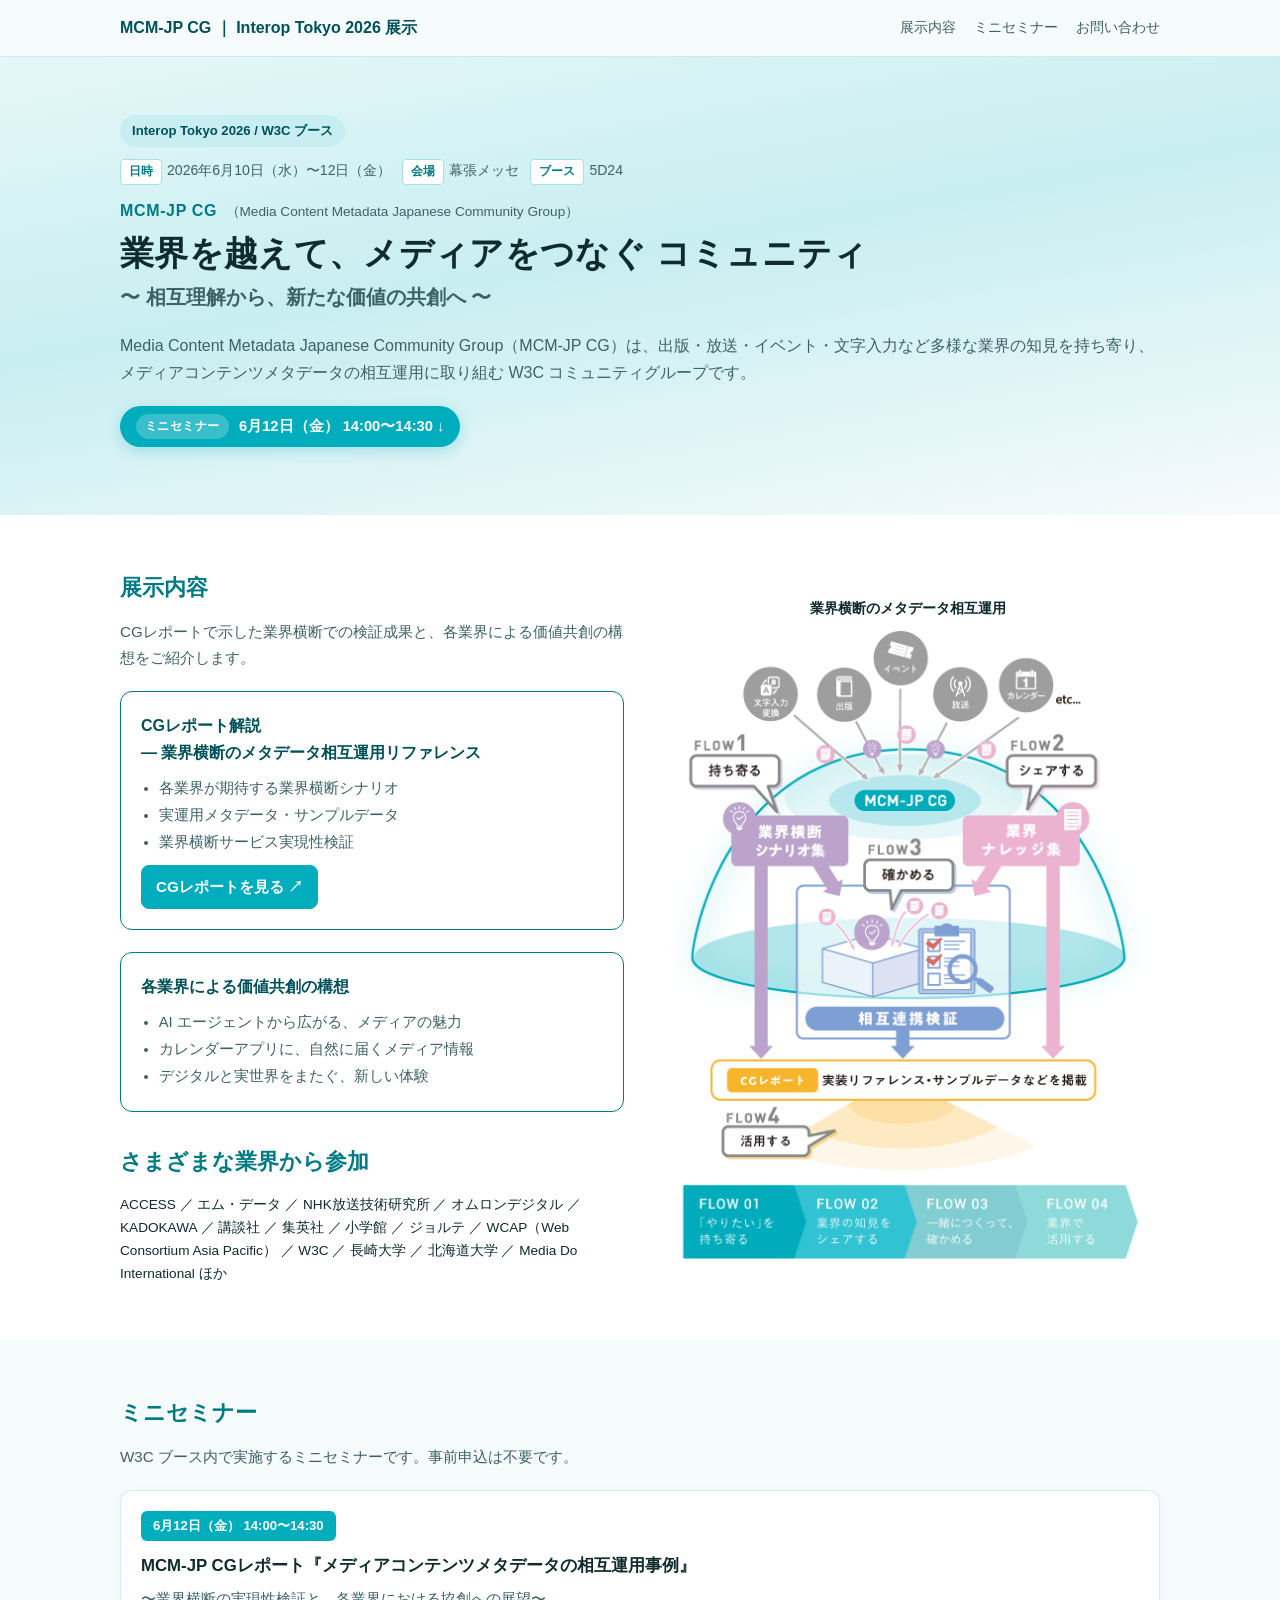
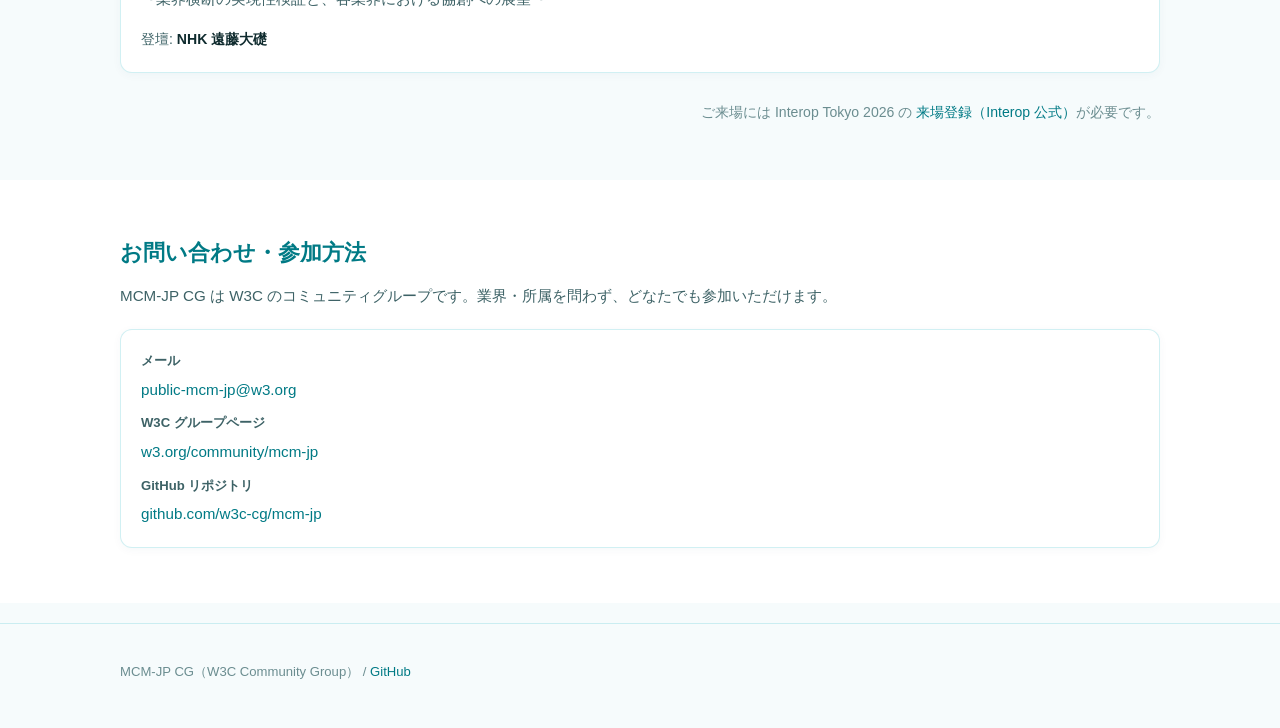
<file: events/interop2026/index.html>
﻿<!DOCTYPE html>
<html lang="ja">

<head>
    <meta charset="utf-8">
    <meta name="viewport" content="width=device-width,initial-scale=1">
    <title>MCM-JP CG | Interop Tokyo 2026 展示案内</title>
    <meta name="description" content="CGレポートで示した検証成果と、各業界が描く展開プランをご紹介">
    <meta property="og:type" content="website">
    <meta property="og:url" content="https://w3c-cg.github.io/mcm-jp/events/interop2026/">
    <meta property="og:title" content="MCM-JP CG | Interop Tokyo 2026 展示案内">
    <meta property="og:description" content="CGレポートで示した検証成果と、各業界が描く展開プランをご紹介">
    <meta property="og:image" content="https://w3c-cg.github.io/mcm-jp/events/interop2026/assets/img/ogp.png">
    <meta property="og:locale" content="ja_JP">
    <meta name="twitter:card" content="summary_large_image">
    <meta name="twitter:title" content="MCM-JP CG | Interop Tokyo 2026 展示案内">
    <meta name="twitter:description" content="CGレポートで示した検証成果と、各業界が描く展開プランをご紹介">
    <meta name="twitter:image" content="https://w3c-cg.github.io/mcm-jp/events/interop2026/assets/img/ogp_x.png">
    <link rel="stylesheet" href="assets/css/style.css">
</head>
<body>
    <header class="site-header">
        <div class="container inner">
            <a class="brand" href="#top">MCM-JP CG ｜ Interop Tokyo 2026 展示</a>
            <nav class="nav" aria-label="ページ内ナビゲーション">
                <a href="#exhibit">展示内容</a>
                <a href="#seminar">ミニセミナー</a>
                <a href="#contact">お問い合わせ</a>
            </nav>
        </div>
    </header>
    <main id="top">
        <section class="hero">
            <div class="container">
                <span class="eyebrow">
                    <a href="https://f2ff.jp/2026/interop/exhibitor/show.php?id=3610&lang=ja" target="_blank" rel="noopener">Interop Tokyo 2026 / W3C ブース</a>
                </span>
                <p class="event-meta">
                    <span class="em-label">日時</span>2026年6月10日（水）〜12日（金） 
                    <span class="em-label">会場</span>幕張メッセ 
                    <span class="em-label">ブース</span>5D24</p>
                <p class="org-name">MCM-JP CG
                    <span class="org-full">（Media Content Metadata Japanese Community Group）</span>
                </p>
                <h1>業界を越えて、メディアをつなぐ
                    <span class="nobr">コミュニティ</span>
                </h1>
                <p class="hero-tagline">〜 相互理解から、新たな価値の共創へ 〜</p>
                <p class="lead">Media Content Metadata Japanese Community Group（MCM-JP CG）は、出版・放送・イベント・文字入力など多様な業界の知見を持ち寄り、メディアコンテンツメタデータの相互運用に取り組む W3C コミュニティグループです。</p>
                <p class="seminar-badge">
                    <a href="#seminar">
                        <span class="seminar-badge-label">ミニセミナー</span>6月12日（金） 14:00〜14:30 ↓</a>
                </p>
            </div>
        </section>
        <section id="exhibit" class="below">
            <div class="container exhibit-grid">
                <div class="exhibit-detail">
                    <h2>展示内容</h2>
                    <p class="section-lead">CGレポートで示した業界横断での検証成果と、各業界による価値共創の構想をご紹介します。</p>
                    <div class="exhibit-stack">
                        <div class="exhibit-item">
                            <h3>CGレポート解説
                                <br>― 業界横断のメタデータ相互運用リファレンス</h3>
                            <ul class="exhibit-bullets">
                                <li>各業界が期待する業界横断シナリオ</li>
                                <li>実運用メタデータ・サンプルデータ</li>
                                <li>業界横断サービス実現性検証</li>
                            </ul>
                            <p class="exhibit-link">
                                <a class="link-button" href="https://www.w3.org/community/reports/mcm-jp/CG-FINAL-media-metadata-interop-20260609/" target="_blank" rel="noopener">CGレポートを見る ↗</a>
                            </p>
                        </div>
                        <div class="exhibit-item">
                            <h3>各業界による価値共創の構想</h3>
                            <ul class="exhibit-bullets">
                                <li>AI エージェントから広がる、メディアの魅力</li>
                                <li>カレンダーアプリに、自然に届くメディア情報</li>
                                <li>デジタルと実世界をまたぐ、新しい体験</li>
                            </ul>
                        </div>
                    </div>
                </div>
                <figure class="diagram-card">
                    <figcaption>業界横断のメタデータ相互運用</figcaption>
                    <div class="diagram-frame">
                        <img src="assets/img/mcm-jp-cg-overview.png" alt="MCM-JP CG 活動概要図">
                    </div>
                </figure>
                <div class="members">
                    <h2 class="members-label">さまざまな業界から参加</h2>
                    <p class="members-body">ACCESS ／ エム・データ ／ NHK放送技術研究所 ／ オムロンデジタル ／ KADOKAWA ／ 講談社 ／ 集英社 ／ 小学館 ／ ジョルテ ／ WCAP（Web Consortium Asia Pacific） ／ W3C ／ 長崎大学 ／ 北海道大学 ／ Media Do International ほか</p>
                </div>
            </div>
        </section>
        <section id="seminar" class="below">
            <div class="container">
                <h2>ミニセミナー</h2>
                <p class="section-lead">W3C ブース内で実施するミニセミナーです。事前申込は不要です。</p>
                <div class="card seminar-card">
                    <span class="seminar-date">6月12日（金） 14:00〜14:30</span>
                    <p class="seminar-title">MCM-JP CGレポート『メディアコンテンツメタデータの相互運用事例』</p>
                    <p class="seminar-subtitle">〜業界横断の実現性検証と、各業界における協創への展望〜</p>
                    <p class="seminar-speaker">登壇:
                        <strong>NHK 遠藤大礎</strong>
                    </p>
                </div>
                <p class="visit-note">ご来場には Interop Tokyo 2026 の
                    <a href="https://www.interop.jp/2026/" target="_blank" rel="noopener">来場登録（Interop 公式）</a>が必要です。</p>
            </div>
        </section>
        <section id="contact" class="below">
            <div class="container">
                <h2>お問い合わせ・参加方法</h2>
                <p class="section-lead">MCM-JP CG は W3C のコミュニティグループです。業界・所属を問わず、どなたでも参加いただけます。</p>
                <div class="card">
                    <dl class="contact-list">
                        <dt>メール</dt>
                        <dd>
                            <a href="mailto:public-mcm-jp@w3.org">public-mcm-jp@w3.org</a>
                        </dd>
                        <dt>W3C グループページ</dt>
                        <dd>
                            <a href="https://www.w3.org/community/mcm-jp/" target="_blank" rel="noopener">w3.org/community/mcm-jp</a>
                        </dd>
                        <dt>GitHub リポジトリ</dt>
                        <dd>
                            <a href="https://github.com/w3c-cg/mcm-jp" target="_blank" rel="noopener">github.com/w3c-cg/mcm-jp</a>
                        </dd>
                    </dl>
                </div>
            </div>
        </section>
    </main>
    <footer class="site-footer">
        <div class="container">
            <p>MCM-JP CG（W3C Community Group） /
                <a href="https://github.com/w3c-cg/mcm-jp" target="_blank" rel="noopener">GitHub</a>
            </p>
        </div>
    </footer>
</body>
</html>
</file>
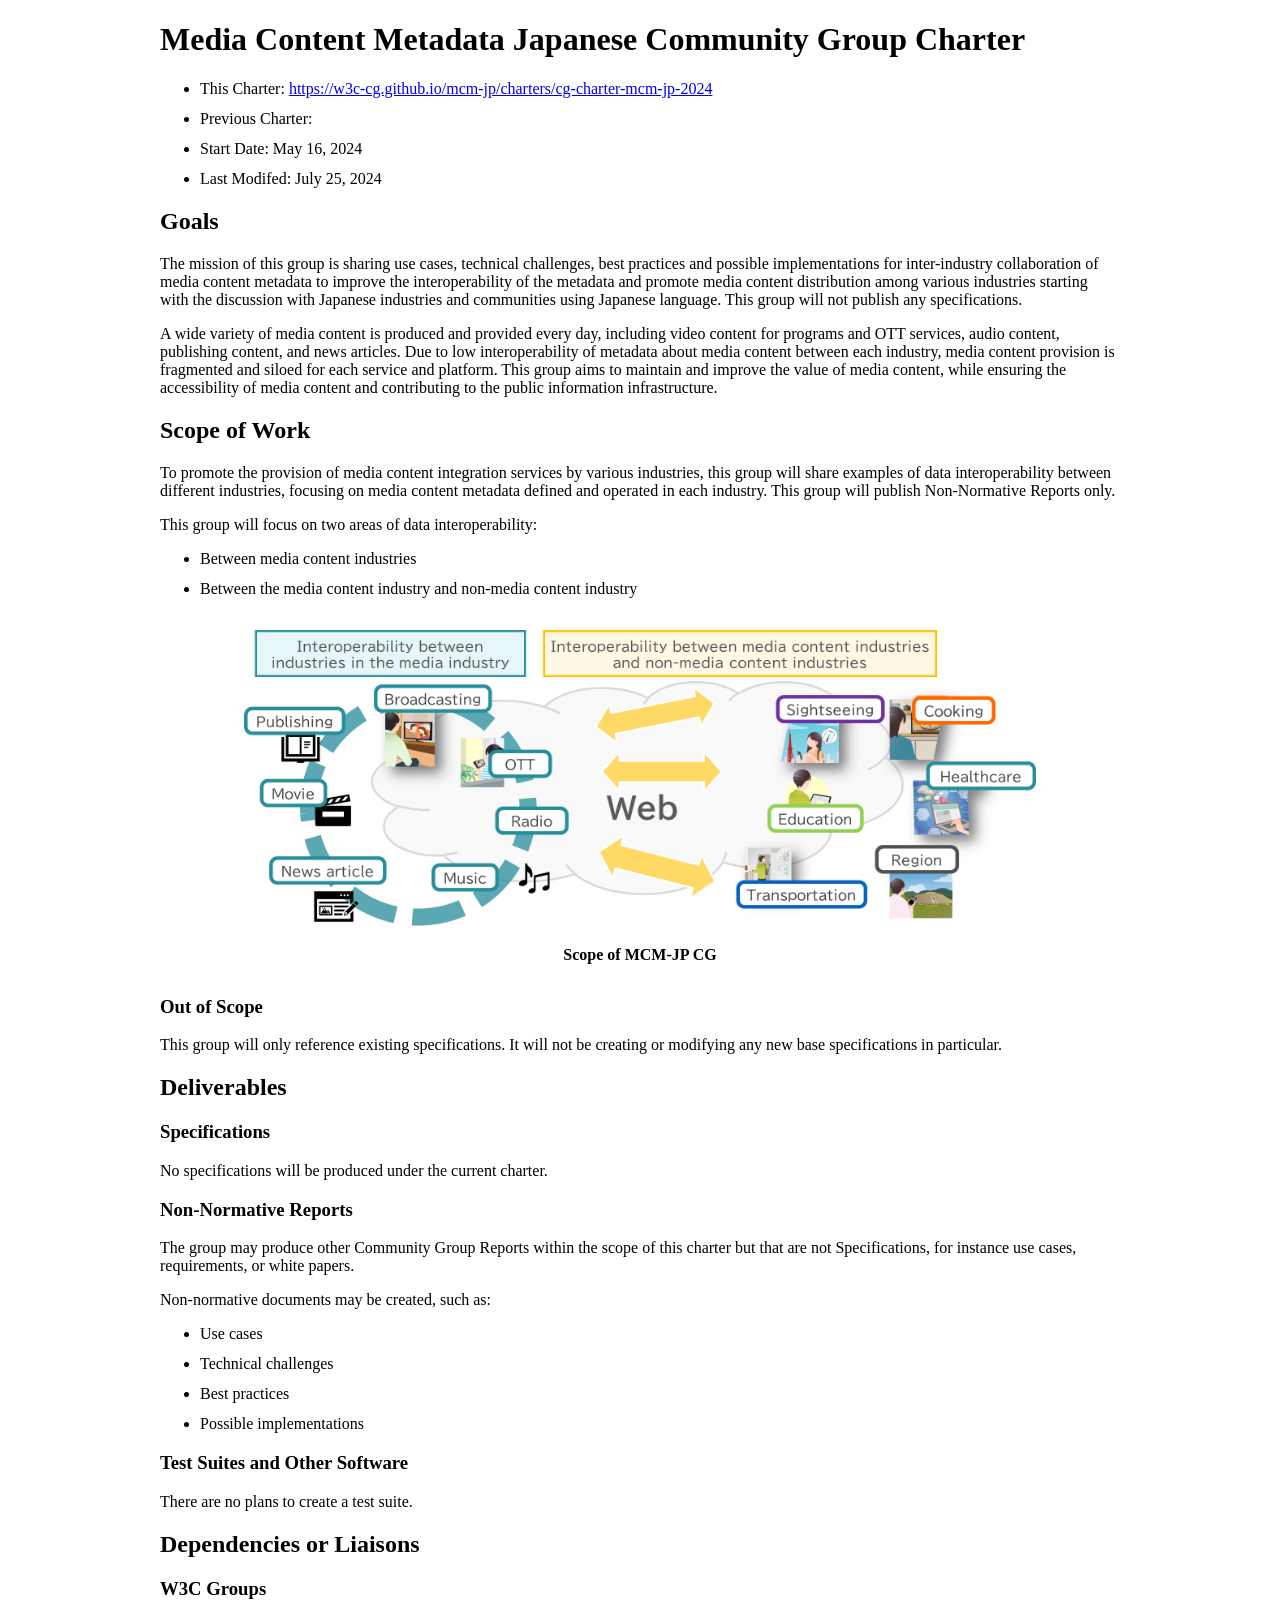
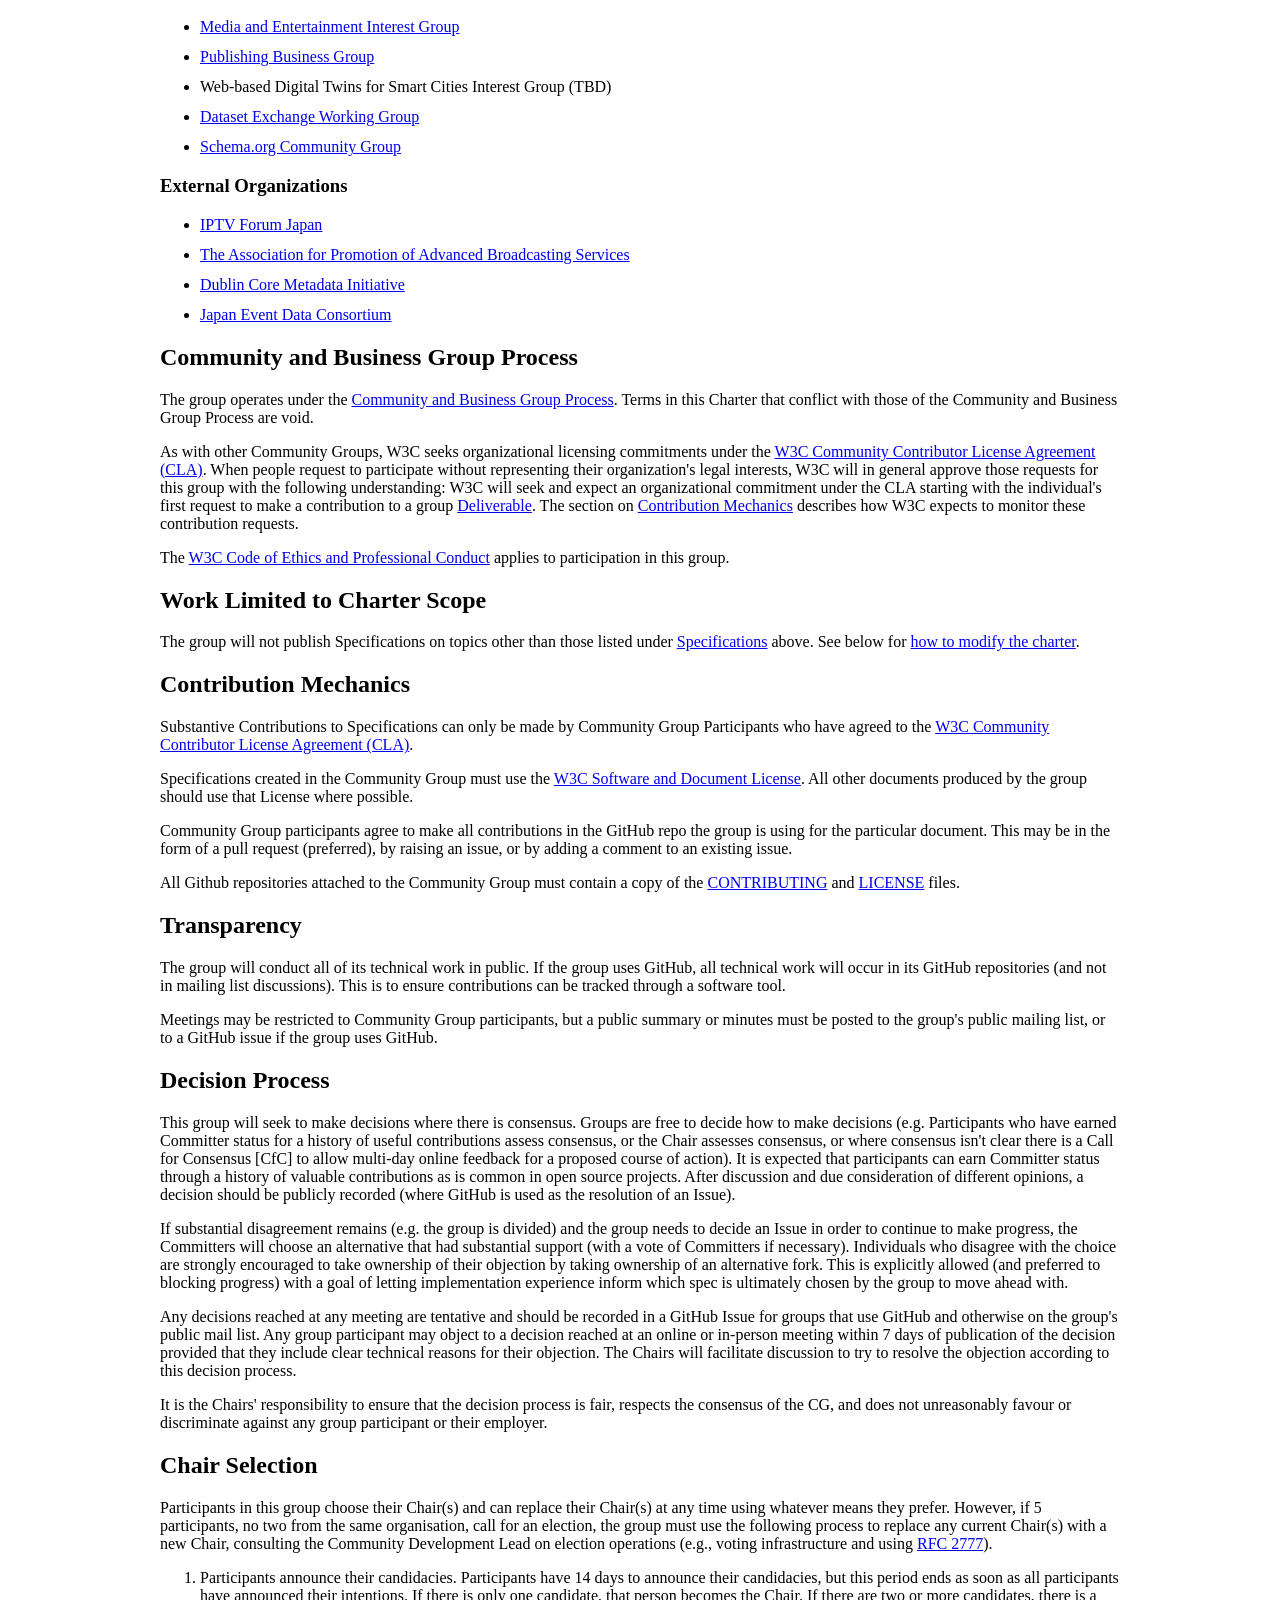
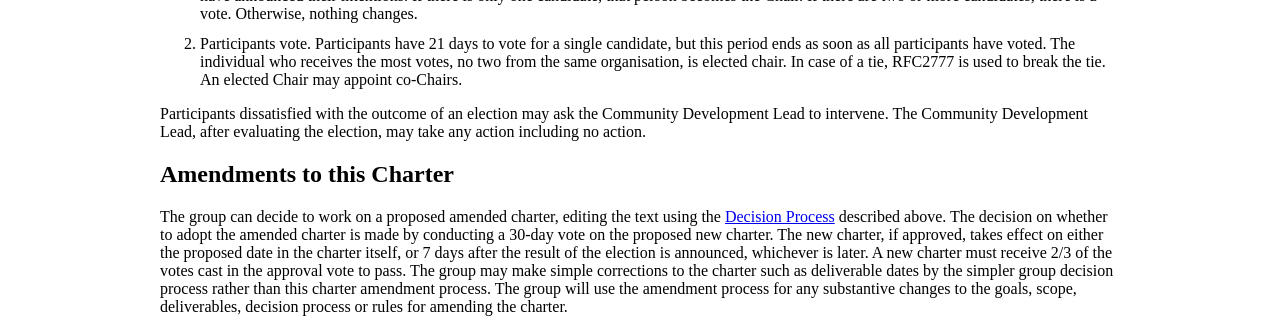
<file: charters/cg-charter-mcm-jp-2024.html>
<!DOCTYPE html>
<html lang="en">
  <head>
    <title>
      Media Content Metadata Japanese Community Group Charter
    </title>
    <meta charset="utf-8">
    <meta name="viewport" content="width=device-width">
    <link rel="stylesheet" href="//www.w3.org/StyleSheets/TR/base">
    <style>
      body {
        max-width: 60em;
        margin: auto;;
      }
      *:target {
        background-color: yellow;
      }
      li {
        margin-bottom: 9pt;
      }
      .note {
        background-color: yellow;
        padding: 10px;
      }
      .remove {
        background-color: yellow;
      }
      img.diagram {
        margin-top: 2em;
        display: block;
        margin-left: auto;
        margin-right: auto;
      }
      figcaption {
        margin-top: 1em;
        margin-bottom: 2em;
        width: fit-content;
        margin-left: auto;
        margin-right: auto;
        font-weight: bold;
    }
    </style>
  </head>
  <body>
    <h1>
      Media Content Metadata Japanese Community Group Charter
    </h1>
    <ul>
      <li>This Charter: <a href="https://w3c-cg.github.io/mcm-jp/charters/cg-charter-mcm-jp-2024">https://w3c-cg.github.io/mcm-jp/charters/cg-charter-mcm-jp-2024</a>
      </li>
      <li>Previous Charter:
      </li>
      <li>Start Date: May 16, 2024
      </li>
      <li>Last Modifed: July 25, 2024
      </li>
    </ul>
    <h2 id="goals">
      Goals
    </h2>
    <p>
      The mission of this group is sharing use cases, technical challenges,
      best practices and possible implementations for inter-industry collaboration of
      media content metadata to improve the interoperability of the metadata and
      promote media content distribution among various industries starting with the discussion
      with Japanese industries and communities using Japanese language.
      This group will not publish any specifications.
    </p>
    <p>
      A wide variety of media content is produced and provided every day,
      including video content for programs and OTT services, audio content, publishing content, and news articles.
      Due to low interoperability of metadata about media content between each industry,
      media content provision is fragmented and siloed for each service and platform.
      This group aims to maintain and improve the value of media content, while ensuring the accessibility of media content
      and contributing to the public information infrastructure.
    </p>
    <h2 id="scope-of-work">
      Scope of Work
    </h2>
    <p>
      To promote the provision of media content integration services by various industries, this group will share examples
      of data interoperability between different industries, focusing on media content metadata defined and operated in each
      industry.
      This group will publish Non-Normative Reports only.
    </p>
    <p>
      This group will focus on two areas of data interoperability:
    <ul>
      <li>Between media content industries</li>
      <li>Between the media content industry and non-media content industry</li>
    </ul>

    <figure>
      <img class="diagram" src="img/scope.png" alt="scope of mcm-jp cg" width="90%" />
      <figcaption>Scope of MCM-JP CG</figcaption>
    </figure>
    </p>
    <h3 id="out-of-scope">
      Out of Scope
    </h3>
    This group will only reference existing specifications. It will not be creating or modifying any new base specifications
    in particular.
    <h2 id="deliverables">
      Deliverables
    </h2>
    <h3 id="specifications">
      Specifications
    </h3>
    <p>
      No specifications will be produced under the current charter.
    </p>
    <h3 id="non-normative-reports">
      Non-Normative Reports
    </h3>
    <p>
      The group may produce other Community Group Reports within the scope of this charter but that are not Specifications,
      for instance use cases, requirements, or white papers.
    </p>
    <p>
      Non-normative documents may be created, such as:
      <ul>
        <li>Use cases</li>
        <li>Technical challenges</li>
        <li>Best practices</li>
        <li>Possible implementations</li>
      </ul>
    </p>
    <h3 id="test-suites">
      Test Suites and Other Software
    </h3>
    <p>
      There are no plans to create a test suite.
    </p>
    <h2 id="liaisons">
      Dependencies or Liaisons
    </h2>
    <h3>
      W3C Groups
    </h3>
    <p>
      <ul>
        <li><a href="https://www.w3.org/groups/ig/me/" target="_blank">Media and Entertainment Interest Group</a></li>
        <li><a href="https://www.w3.org/community/publishingbg/" target="_blank">Publishing Business Group</a></li>
        <li>Web-based Digital Twins for Smart Cities Interest Group (TBD)</li>
        <li><a href="https://www.w3.org/groups/wg/dx/" target="_blank">Dataset Exchange Working Group</a></li>
        <li><a href="https://www.w3.org/community/schemaorg/" target="_blank">Schema.org Community Group</a></li>
      </ul>
    </p>
    <h3>
      External Organizations
    </h3>
    <p>
      <ul>
        <li><a href="https://www.iptvforum.jp/" target="_blank">IPTV Forum Japan</a></li>
        <li><a href="https://www.apab.or.jp/" target="_blank">The Association for Promotion of Advanced Broadcasting Services</a></li>
        <li><a href="https://www.dublincore.org/" target="_blank">Dublin Core Metadata Initiative</a></li>        
        <li><a href="http://www.elab.gr.jp/" target="_blank">Japan Event Data Consortium</a></li>
      </ul>
    </p>
    <h2 id="process">
      Community and Business Group Process
    </h2>
    <p>
      The group operates under the <a href=
      "https://www.w3.org/community/about/process/">Community and Business
      Group Process</a>. Terms in this Charter that conflict with those of the
      Community and Business Group Process are void.
    </p>
    <p>
      As with other Community Groups, W3C seeks organizational licensing
      commitments under the <a href=
      'https://www.w3.org/community/about/process/cla/'>W3C Community
      Contributor License Agreement (CLA)</a>. When people request to
      participate without representing their organization's legal interests,
      W3C will in general approve those requests for this group with the
      following understanding: W3C will seek and expect an organizational
      commitment under the CLA starting with the individual's first request to
      make a contribution to a group <a href="#deliverables">Deliverable</a>.
      The section on <a href="#contrib">Contribution Mechanics</a> describes
      how W3C expects to monitor these contribution requests.
    </p>

    <p>
      The <a href="https://www.w3.org/Consortium/cepc/">W3C Code of
      Ethics and Professional Conduct</a> applies to participation in
      this group.
    </p>

    <h2 id="worklimit">
      Work Limited to Charter Scope
    </h2>
    <p>
      The group will not publish Specifications on topics other than those
      listed under <a href="#specifications">Specifications</a> above. See
      below for <a href="#charter-change">how to modify the charter</a>.
    </p>
    <h2 id="contrib">
      Contribution Mechanics
    </h2>
    <p>
      Substantive Contributions to Specifications can only be made by Community
      Group Participants who have agreed to the <a href=
      "https://www.w3.org/community/about/process/cla/">W3C Community
      Contributor License Agreement (CLA)</a>.
    </p>
    <p>
      Specifications created in the Community Group must use the <a href=
      "http://www.w3.org/Consortium/Legal/2015/copyright-software-and-document">
      W3C Software and Document License</a>. All other documents produced by
      the group should use that License where possible.
    </p>
    <p>
      Community Group participants agree to make all contributions in the
      GitHub repo the group is using for the particular document. This may be
      in the form of a pull request (preferred), by raising an issue, or by
      adding a comment to an existing issue.
    </p>
    <p id="githublicense">
      All Github repositories attached to the Community Group must contain a
      copy of the <a href=
      "https://github.com/w3c/licenses/blob/master/CG-CONTRIBUTING.md">CONTRIBUTING</a>
      and <a href=
      "https://github.com/w3c/licenses/blob/master/CG-LICENSE.md">LICENSE</a>
      files.
    </p>
    <h2 id="transparency">
      Transparency
    </h2>
    <p>
      The group will conduct all of its technical work in public. If the group
      uses GitHub, all technical work will occur in its GitHub repositories
      (and not in mailing list discussions). This is to ensure contributions
      can be tracked through a software tool.
    </p>
    <p>
      Meetings may be restricted to Community Group participants, but a public
      summary or minutes must be posted to the group's public mailing list, or
      to a GitHub issue if the group uses GitHub.
    </p>
    <h2 id="decision">
      Decision Process
    </h2>
    <p>
      This group will seek to make decisions where there is consensus. Groups
      are free to decide how to make decisions (e.g. Participants who have
      earned Committer status for a history of useful contributions assess
      consensus, or the Chair assesses consensus, or where consensus isn't
      clear there is a Call for Consensus [CfC] to allow multi-day online
      feedback for a proposed course of action). It is expected that
      participants can earn Committer status through a history of valuable
      contributions as is common in open source projects. After discussion and
      due consideration of different opinions, a decision should be publicly
      recorded (where GitHub is used as the resolution of an Issue).
    </p>
    <p>
      If substantial disagreement remains (e.g. the group is divided) and the
      group needs to decide an Issue in order to continue to make progress, the
      Committers will choose an alternative that had substantial support (with
      a vote of Committers if necessary). Individuals who disagree with the
      choice are strongly encouraged to take ownership of their objection by
      taking ownership of an alternative fork. This is explicitly allowed (and
      preferred to blocking progress) with a goal of letting implementation
      experience inform which spec is ultimately chosen by the group to move
      ahead with.
    </p>
    <p>
      Any decisions reached at any meeting are tentative and should be recorded
      in a GitHub Issue for groups that use GitHub and otherwise on the group's
      public mail list. Any group participant may object to a decision reached
      at an online or in-person meeting within 7 days of publication of the
      decision provided that they include clear technical reasons for their
      objection. The Chairs will facilitate discussion to try to resolve the
      objection according to this decision process.
    </p>
    <p>
      It is the Chairs' responsibility to ensure that the decision process is
      fair, respects the consensus of the CG, and does not unreasonably favour
      or discriminate against any group participant or their employer.
    </p>
    <h2 id="chairs">
      Chair Selection
    </h2>
    <p>
      Participants in this group choose their Chair(s) and can replace their
      Chair(s) at any time using whatever means they prefer. However, if 5
      participants, no two from the same organisation, call for an election,
      the group must use the following process to replace any current Chair(s)
      with a new Chair, consulting the Community Development Lead on election
      operations (e.g., voting infrastructure and using <a href=
      "https://tools.ietf.org/html/rfc2777">RFC 2777</a>).
    </p>
    <ol>
      <li>Participants announce their candidacies. Participants have 14 days to
      announce their candidacies, but this period ends as soon as all
      participants have announced their intentions. If there is only one
      candidate, that person becomes the Chair. If there are two or more
      candidates, there is a vote. Otherwise, nothing changes.
      </li>
      <li>Participants vote. Participants have 21 days to vote for a single
      candidate, but this period ends as soon as all participants have voted.
      The individual who receives the most votes, no two from the same
      organisation, is elected chair. In case of a tie, RFC2777 is used to
      break the tie. An elected Chair may appoint co-Chairs.
      </li>
    </ol>
    <p>
      Participants dissatisfied with the outcome of an election may ask the
      Community Development Lead to intervene. The Community Development Lead,
      after evaluating the election, may take any action including no action.
    </p>
    <h2 id="charter-change">
      Amendments to this Charter
    </h2>
    <p>
      The group can decide to work on a proposed amended charter, editing the
      text using the <a href="#decision">Decision Process</a> described above.
      The decision on whether to adopt the amended charter is made by
      conducting a 30-day vote on the proposed new charter. The new charter, if
      approved, takes effect on either the proposed date in the charter itself,
      or 7 days after the result of the election is announced, whichever is
      later. A new charter must receive 2/3 of the votes cast in the approval
      vote to pass. The group may make simple corrections to the charter such
      as deliverable dates by the simpler group decision process rather than
      this charter amendment process. The group will use the amendment process
      for any substantive changes to the goals, scope, deliverables, decision
      process or rules for amending the charter.
    </p>
  </body>
</html>
</file>
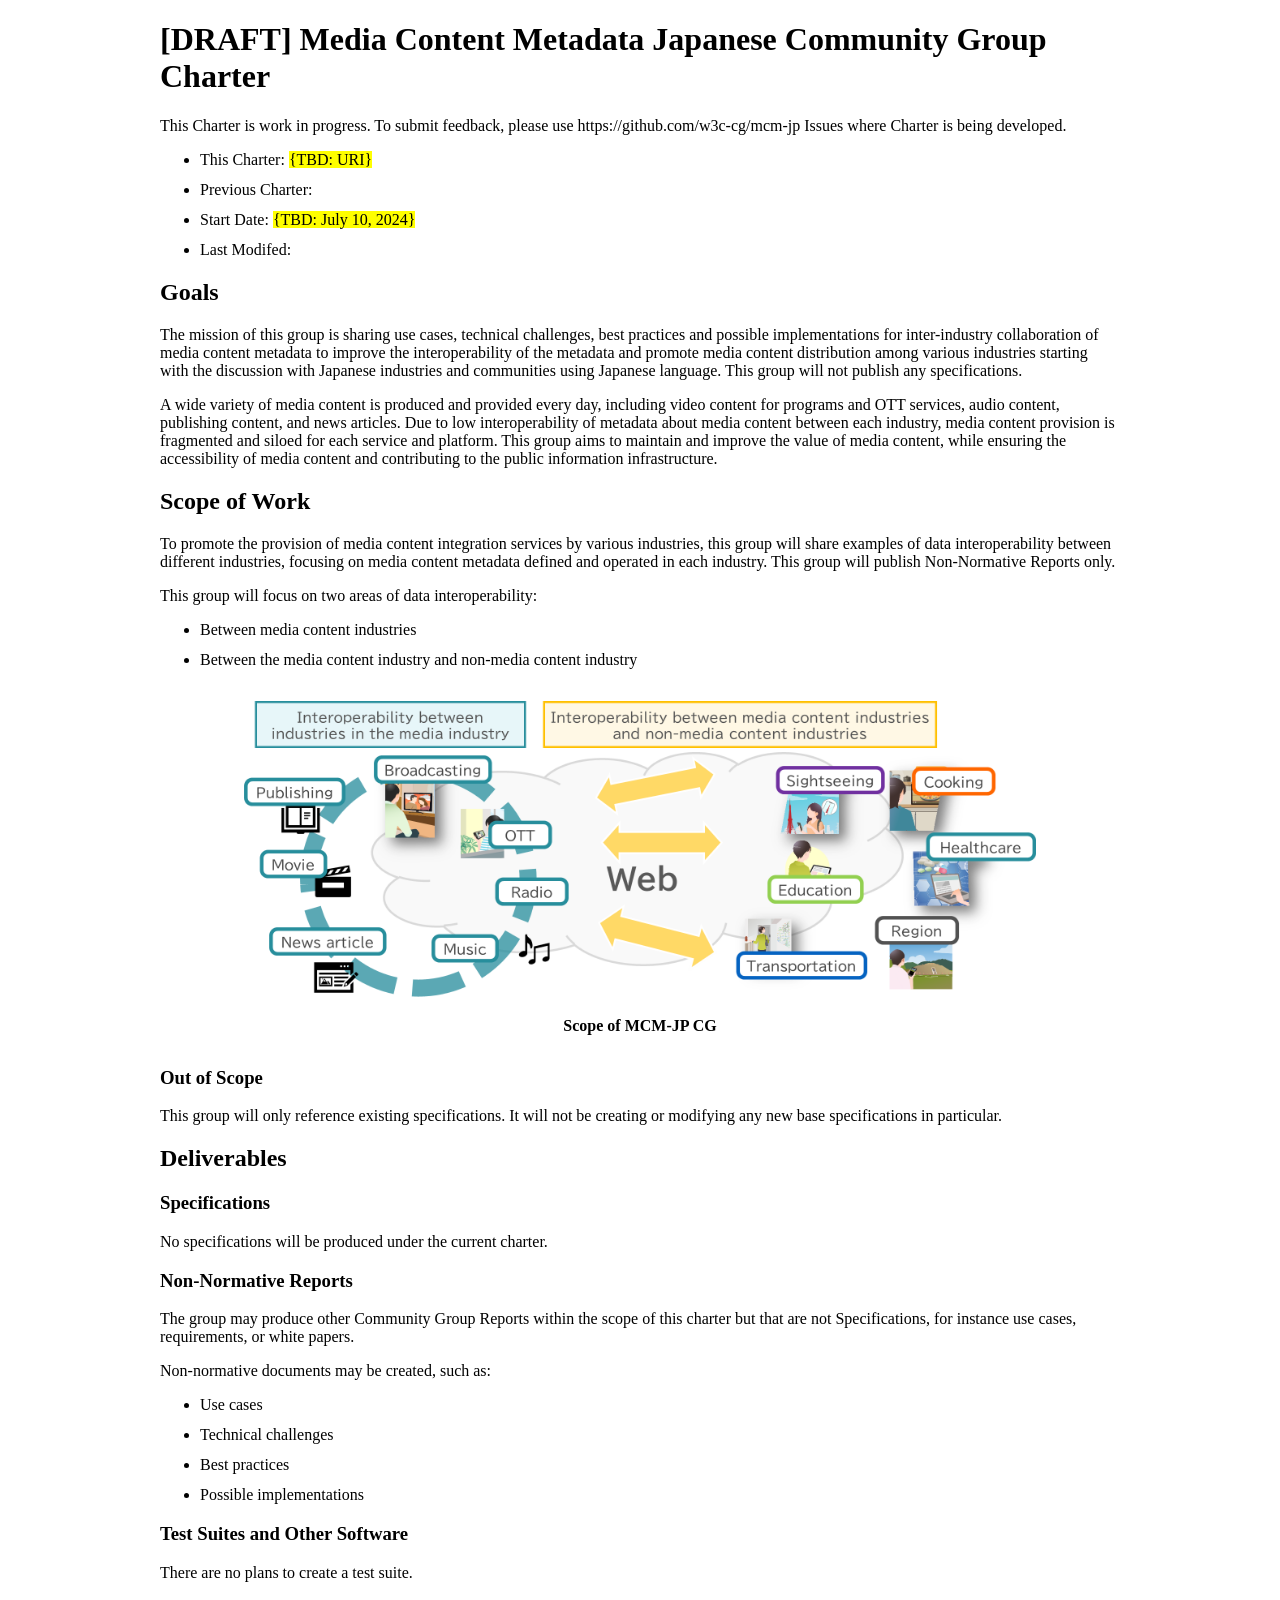
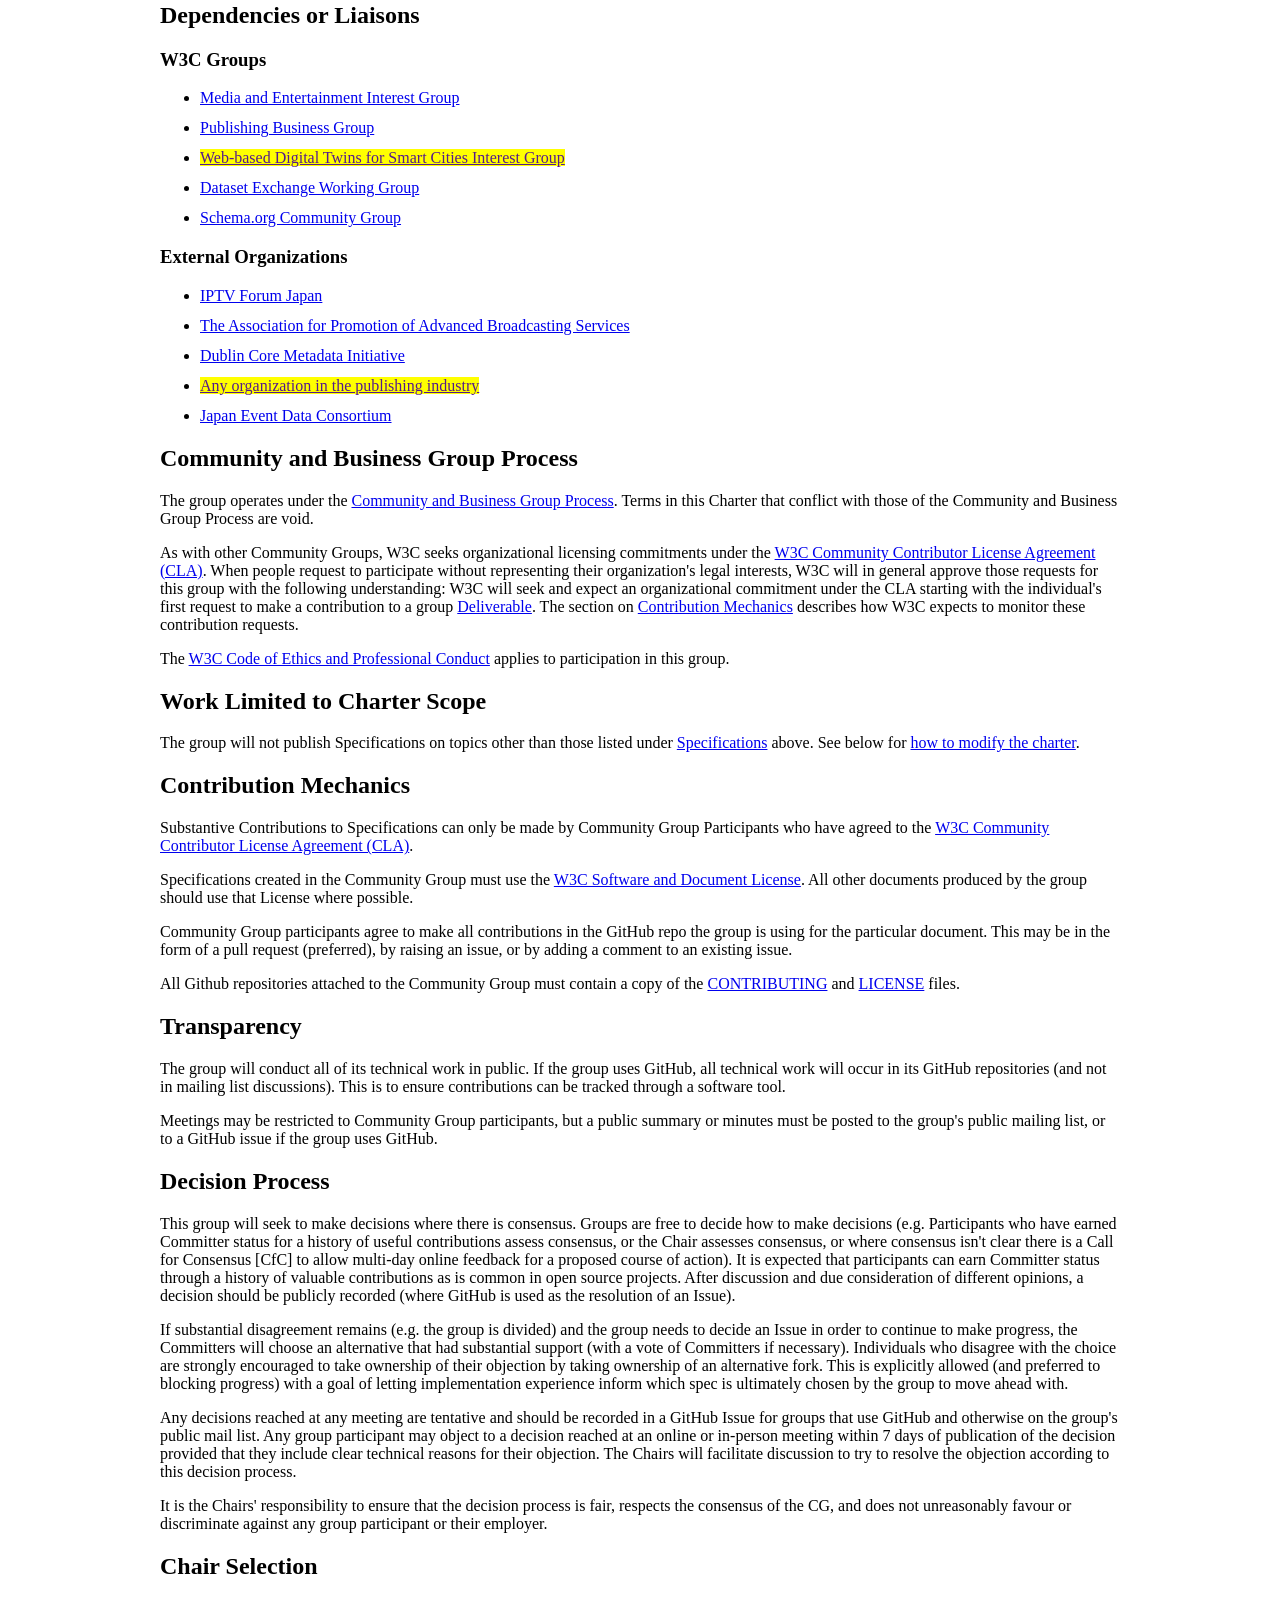
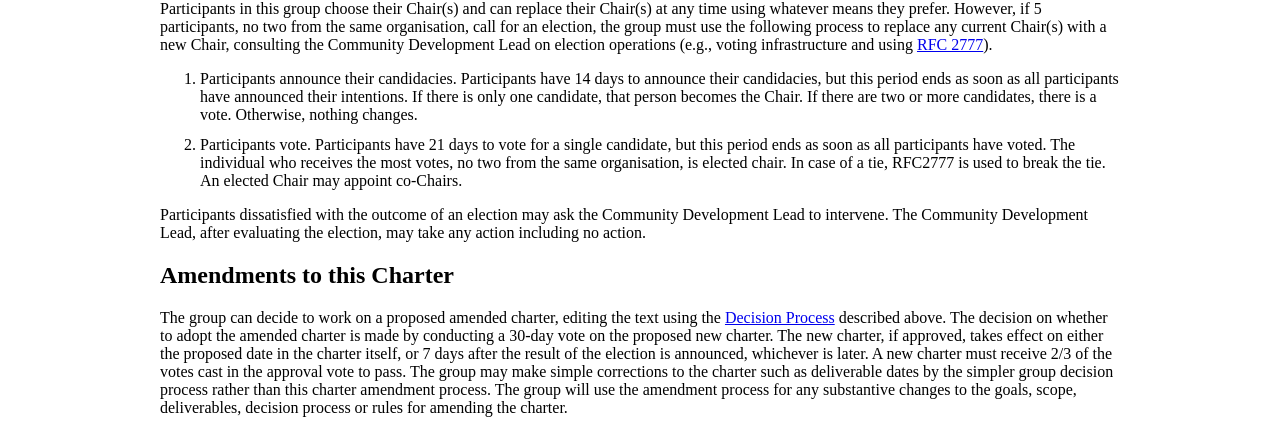
<file: charters/mcm-jp-cg-2024-draft.html>
<!DOCTYPE html>
<html lang="en">
  <head>
    <title>
      [DRAFT] Media Content Metadata Japanese Community Group Charter
    </title>
    <meta charset="utf-8">
    <meta name="viewport" content="width=device-width">
    <link rel="stylesheet" href="//www.w3.org/StyleSheets/TR/base">
    <style>
      body {
        max-width: 60em;
        margin: auto;;
      }
      *:target {
        background-color: yellow;
      }
      li {
        margin-bottom: 9pt;
      }
      .note {
        background-color: yellow;
        padding: 10px;
      }
      .remove {
        background-color: yellow;
      }
      img.diagram {
        margin-top: 2em;
        display: block;
        margin-left: auto;
        margin-right: auto;
      }
      figcaption {
        margin-top: 1em;
        margin-bottom: 2em;
        width: fit-content;
        margin-left: auto;
        margin-right: auto;
        font-weight: bold;
    }
    </style>
  </head>
  <body>
    <h1>
      [DRAFT] Media Content Metadata Japanese Community Group Charter
    </h1>
    <p>
      This Charter is work in progress. To submit feedback,
      please use https://github.com/w3c-cg/mcm-jp Issues
      where Charter is being developed.
    </p>
    <ul>
      <li>This Charter: <span class="remove">{TBD: URI}</span>
      </li>
      <li>Previous Charter:
      </li>
      <li>Start Date: <span class="remove">{TBD: July 10, 2024}</span>
      </li>
      <li>Last Modifed:
      </li>
    </ul>
    <h2 id="goals">
      Goals
    </h2>
    <p>
      The mission of this group is sharing use cases, technical challenges,
      best practices and possible implementations for inter-industry collaboration of
      media content metadata to improve the interoperability of the metadata and
      promote media content distribution among various industries starting with the discussion
      with Japanese industries and communities using Japanese language.
      This group will not publish any specifications.
    </p>
    <p>
      A wide variety of media content is produced and provided every day,
      including video content for programs and OTT services, audio content, publishing content, and news articles.
      Due to low interoperability of metadata about media content between each industry,
      media content provision is fragmented and siloed for each service and platform.
      This group aims to maintain and improve the value of media content, while ensuring the accessibility of media content
      and contributing to the public information infrastructure.
    </p>
    <h2 id="scope-of-work">
      Scope of Work
    </h2>
    <p>
      To promote the provision of media content integration services by various industries, this group will share examples
      of data interoperability between different industries, focusing on media content metadata defined and operated in each
      industry.
      This group will publish Non-Normative Reports only.
    </p>
    <p>
      This group will focus on two areas of data interoperability:
    <ul>
      <li>Between media content industries</li>
      <li>Between the media content industry and non-media content industry</li>
    </ul>

    <figure>
      <img class="diagram" src="img/scope.png" alt="scope of mcm-jp cg" width="90%" />
      <figcaption>Scope of MCM-JP CG</figcaption>
    </figure>
    </p>
    <h3 id="out-of-scope">
      Out of Scope
    </h3>
    This group will only reference existing specifications. It will not be creating or modifying any new base specifications
    in particular.
    <h2 id="deliverables">
      Deliverables
    </h2>
    <h3 id="specifications">
      Specifications
    </h3>
    <p>
      No specifications will be produced under the current charter.
    </p>
    <h3 id="non-normative-reports">
      Non-Normative Reports
    </h3>
    <p>
      The group may produce other Community Group Reports within the scope of this charter but that are not Specifications,
      for instance use cases, requirements, or white papers.
    </p>
    <p>
      Non-normative documents may be created, such as:
      <ul>
        <li>Use cases</li>
        <li>Technical challenges</li>
        <li>Best practices</li>
        <li>Possible implementations</li>
      </ul>
    </p>
    <h3 id="test-suites">
      Test Suites and Other Software
    </h3>
    <p>
      There are no plans to create a test suite.
    </p>
    <h2 id="liaisons">
      Dependencies or Liaisons
    </h2>
    <h3>
      W3C Groups
    </h3>
    <p>
      <ul>
        <li><a href="https://www.w3.org/groups/ig/me/" target="_blank">Media and Entertainment Interest Group</a></li>
        <li><a href="https://www.w3.org/community/publishingbg/" target="_blank">Publishing Business Group</a></li>
        <li><a href="" target="_blank"><span class="remove">Web-based Digital Twins for Smart Cities Interest Group</span></a></li>
        <li><a href="https://www.w3.org/groups/wg/dx/" target="_blank">Dataset Exchange Working Group</a></li>
        <li><a href="https://www.w3.org/community/schemaorg/" target="_blank">Schema.org Community Group</a></li>
      </ul>
    </p>
    <h3>
      External Organizations
    </h3>
    <p>
      <ul>
        <li><a href="https://www.iptvforum.jp/" target="_blank">IPTV Forum Japan</a></li>
        <li><a href="https://www.apab.or.jp/" target="_blank">The Association for Promotion of Advanced Broadcasting Services</a></li>
        <li><a href="https://www.dublincore.org/" target="_blank">Dublin Core Metadata Initiative</a></li>        
        <li><a href="" target="_blank"><span class="remove">Any organization in the publishing industry</span></a></li>
        <li><a href="http://www.elab.gr.jp/" target="_blank">Japan Event Data Consortium</a></li>
      </ul>
    </p>
    <h2 id="process">
      Community and Business Group Process
    </h2>
    <p>
      The group operates under the <a href=
      "https://www.w3.org/community/about/process/">Community and Business
      Group Process</a>. Terms in this Charter that conflict with those of the
      Community and Business Group Process are void.
    </p>
    <p>
      As with other Community Groups, W3C seeks organizational licensing
      commitments under the <a href=
      'https://www.w3.org/community/about/process/cla/'>W3C Community
      Contributor License Agreement (CLA)</a>. When people request to
      participate without representing their organization's legal interests,
      W3C will in general approve those requests for this group with the
      following understanding: W3C will seek and expect an organizational
      commitment under the CLA starting with the individual's first request to
      make a contribution to a group <a href="#deliverables">Deliverable</a>.
      The section on <a href="#contrib">Contribution Mechanics</a> describes
      how W3C expects to monitor these contribution requests.
    </p>

    <p>
      The <a href="https://www.w3.org/Consortium/cepc/">W3C Code of
      Ethics and Professional Conduct</a> applies to participation in
      this group.
    </p>

    <h2 id="worklimit">
      Work Limited to Charter Scope
    </h2>
    <p>
      The group will not publish Specifications on topics other than those
      listed under <a href="#specifications">Specifications</a> above. See
      below for <a href="#charter-change">how to modify the charter</a>.
    </p>
    <h2 id="contrib">
      Contribution Mechanics
    </h2>
    <p>
      Substantive Contributions to Specifications can only be made by Community
      Group Participants who have agreed to the <a href=
      "https://www.w3.org/community/about/process/cla/">W3C Community
      Contributor License Agreement (CLA)</a>.
    </p>
    <p>
      Specifications created in the Community Group must use the <a href=
      "http://www.w3.org/Consortium/Legal/2015/copyright-software-and-document">
      W3C Software and Document License</a>. All other documents produced by
      the group should use that License where possible.
    </p>
    <p>
      Community Group participants agree to make all contributions in the
      GitHub repo the group is using for the particular document. This may be
      in the form of a pull request (preferred), by raising an issue, or by
      adding a comment to an existing issue.
    </p>
    <p id="githublicense">
      All Github repositories attached to the Community Group must contain a
      copy of the <a href=
      "https://github.com/w3c/licenses/blob/master/CG-CONTRIBUTING.md">CONTRIBUTING</a>
      and <a href=
      "https://github.com/w3c/licenses/blob/master/CG-LICENSE.md">LICENSE</a>
      files.
    </p>
    <h2 id="transparency">
      Transparency
    </h2>
    <p>
      The group will conduct all of its technical work in public. If the group
      uses GitHub, all technical work will occur in its GitHub repositories
      (and not in mailing list discussions). This is to ensure contributions
      can be tracked through a software tool.
    </p>
    <p>
      Meetings may be restricted to Community Group participants, but a public
      summary or minutes must be posted to the group's public mailing list, or
      to a GitHub issue if the group uses GitHub.
    </p>
    <h2 id="decision">
      Decision Process
    </h2>
    <p>
      This group will seek to make decisions where there is consensus. Groups
      are free to decide how to make decisions (e.g. Participants who have
      earned Committer status for a history of useful contributions assess
      consensus, or the Chair assesses consensus, or where consensus isn't
      clear there is a Call for Consensus [CfC] to allow multi-day online
      feedback for a proposed course of action). It is expected that
      participants can earn Committer status through a history of valuable
      contributions as is common in open source projects. After discussion and
      due consideration of different opinions, a decision should be publicly
      recorded (where GitHub is used as the resolution of an Issue).
    </p>
    <p>
      If substantial disagreement remains (e.g. the group is divided) and the
      group needs to decide an Issue in order to continue to make progress, the
      Committers will choose an alternative that had substantial support (with
      a vote of Committers if necessary). Individuals who disagree with the
      choice are strongly encouraged to take ownership of their objection by
      taking ownership of an alternative fork. This is explicitly allowed (and
      preferred to blocking progress) with a goal of letting implementation
      experience inform which spec is ultimately chosen by the group to move
      ahead with.
    </p>
    <p>
      Any decisions reached at any meeting are tentative and should be recorded
      in a GitHub Issue for groups that use GitHub and otherwise on the group's
      public mail list. Any group participant may object to a decision reached
      at an online or in-person meeting within 7 days of publication of the
      decision provided that they include clear technical reasons for their
      objection. The Chairs will facilitate discussion to try to resolve the
      objection according to this decision process.
    </p>
    <p>
      It is the Chairs' responsibility to ensure that the decision process is
      fair, respects the consensus of the CG, and does not unreasonably favour
      or discriminate against any group participant or their employer.
    </p>
    <h2 id="chairs">
      Chair Selection
    </h2>
    <p>
      Participants in this group choose their Chair(s) and can replace their
      Chair(s) at any time using whatever means they prefer. However, if 5
      participants, no two from the same organisation, call for an election,
      the group must use the following process to replace any current Chair(s)
      with a new Chair, consulting the Community Development Lead on election
      operations (e.g., voting infrastructure and using <a href=
      "https://tools.ietf.org/html/rfc2777">RFC 2777</a>).
    </p>
    <ol>
      <li>Participants announce their candidacies. Participants have 14 days to
      announce their candidacies, but this period ends as soon as all
      participants have announced their intentions. If there is only one
      candidate, that person becomes the Chair. If there are two or more
      candidates, there is a vote. Otherwise, nothing changes.
      </li>
      <li>Participants vote. Participants have 21 days to vote for a single
      candidate, but this period ends as soon as all participants have voted.
      The individual who receives the most votes, no two from the same
      organisation, is elected chair. In case of a tie, RFC2777 is used to
      break the tie. An elected Chair may appoint co-Chairs.
      </li>
    </ol>
    <p>
      Participants dissatisfied with the outcome of an election may ask the
      Community Development Lead to intervene. The Community Development Lead,
      after evaluating the election, may take any action including no action.
    </p>
    <h2 id="charter-change">
      Amendments to this Charter
    </h2>
    <p>
      The group can decide to work on a proposed amended charter, editing the
      text using the <a href="#decision">Decision Process</a> described above.
      The decision on whether to adopt the amended charter is made by
      conducting a 30-day vote on the proposed new charter. The new charter, if
      approved, takes effect on either the proposed date in the charter itself,
      or 7 days after the result of the election is announced, whichever is
      later. A new charter must receive 2/3 of the votes cast in the approval
      vote to pass. The group may make simple corrections to the charter such
      as deliverable dates by the simpler group decision process rather than
      this charter amendment process. The group will use the amendment process
      for any substantive changes to the goals, scope, deliverables, decision
      process or rules for amending the charter.
    </p>
  </body>
</html>
</file>
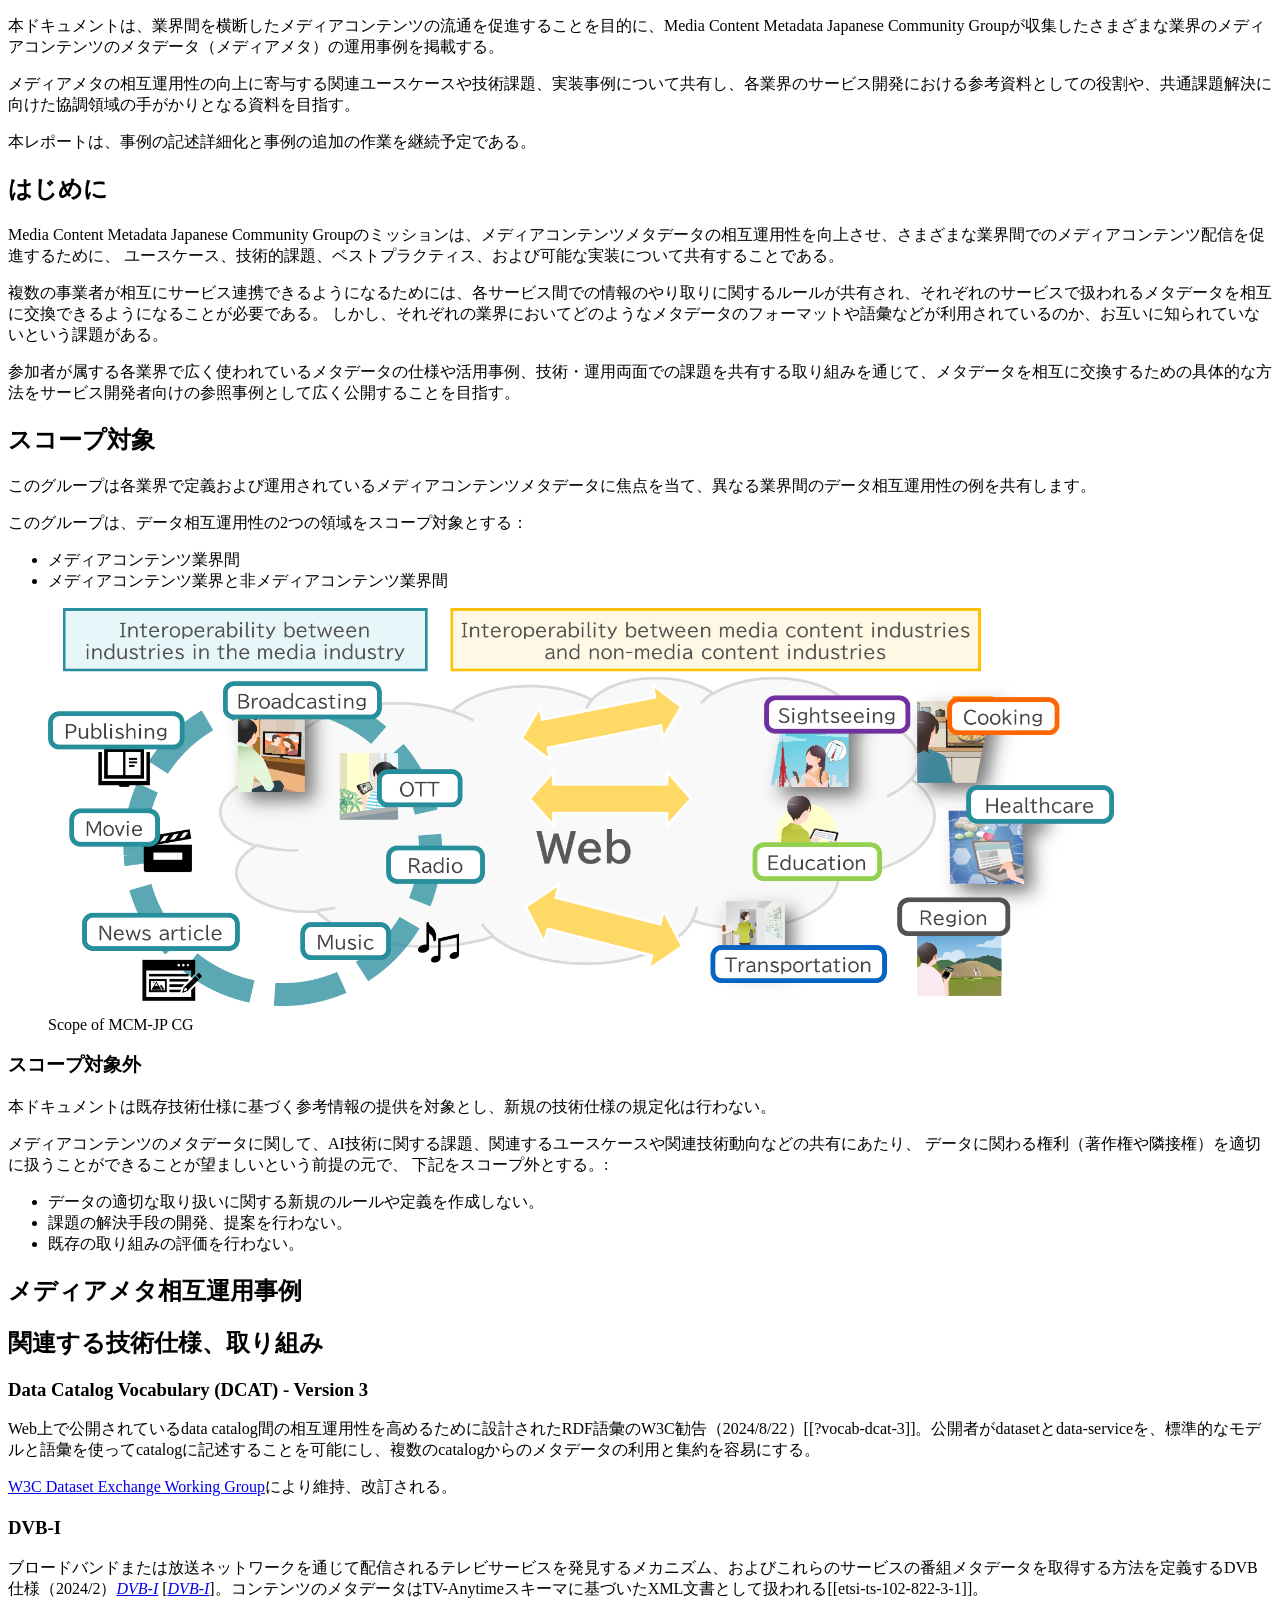
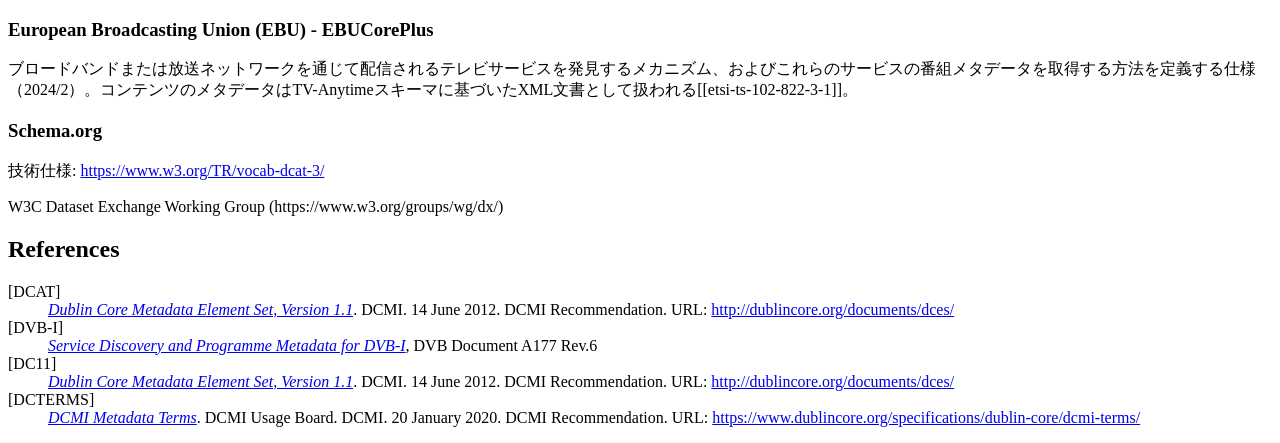
<file: reports/cg-report-in-progress.html>
<!DOCTYPE html>
<html lang="ja">

<head>
    <meta charset="utf-8" />
    <title>メディアコンテンツメタデータの相互運用事例</title>
    <script src="https://www.w3.org/Tools/respec/respec-w3c" class="remove" defer></script>
    <script class="remove">
        // All config options at https://respec.org/docs/
        var respecConfig = {
            specStatus: "unofficial",
            editors: [
                {
                    name: "遠藤 大礎",
                    company: "NHK",
                    mailto: "endou.h-hc@nhk.or.jp"
                }
            ],
            authors: [
                {
                    name: "遠藤 大礎",
                    company: "NHK",
                    mailto: "endou.h-hc@nhk.or.jp"
                },
                {
                    name: "小沢 清人",
                    company: "小学館"
                },
                {
                    name: "出野 健太郎",
                    company: "オムロンソフトウェア"
                },
                {
                    name: "田口 博康",
                    company: "エム・データ"
                },
                {
                    name: "西尾 真樹",
                    company: "エム・データ"
                },
                {
                    name: "下花 剛一",
                    company: "ジョルテ"
                }
            ],
            //github: "w3c-cg/mcm-jp",
            name: "メディアコンテンツメタデータの相互運用事例",
            latestVersion: "https://w3c-cg.github.io/mcm-jp/reports/cg-report",
            edDraftURI: null,
            copyrightStart: 2025,
            publishDate: null,
            maxTocLevel: 2,
            shortName: "cg/mcm-jp",
            xref: "web-platform",
            group: "mcm-jp"
        };
    </script>
</head>

<body>
    <section id="abstract">
        <p>本ドキュメントは、業界間を横断したメディアコンテンツの流通を促進することを目的に、Media Content Metadata Japanese Community
            Groupが収集したさまざまな業界のメディアコンテンツのメタデータ（メディアメタ）の運用事例を掲載する。</p>
        <p>メディアメタの相互運用性の向上に寄与する関連ユースケースや技術課題、実装事例について共有し、各業界のサービス開発における参考資料としての役割や、共通課題解決に向けた協調領域の手がかりとなる資料を目指す。</p>
        <p>本レポートは、事例の記述詳細化と事例の追加の作業を継続予定である。</p>
    </section>
    <section id="sotd">
    </section>
    <section>
        <h2>はじめに</h2>
        <p>Media Content Metadata Japanese Community
            Groupのミッションは、メディアコンテンツメタデータの相互運用性を向上させ、さまざまな業界間でのメディアコンテンツ配信を促進するために、
            ユースケース、技術的課題、ベストプラクティス、および可能な実装について共有することである。</p>
        <p>複数の事業者が相互にサービス連携できるようになるためには、各サービス間での情報のやり取りに関するルールが共有され、それぞれのサービスで扱われるメタデータを相互に交換できるようになることが必要である。
            しかし、それぞれの業界においてどのようなメタデータのフォーマットや語彙などが利用されているのか、お互いに知られていないという課題がある。</p>
        <p>参加者が属する各業界で広く使われているメタデータの仕様や活用事例、技術・運用両面での課題を共有する取り組みを通じて、メタデータを相互に交換するための具体的な方法をサービス開発者向けの参照事例として広く公開することを目指す。
        </p>

    </section>
    <section>
        <h2>スコープ対象</h2>
        <p>このグループは各業界で定義および運用されているメディアコンテンツメタデータに焦点を当て、異なる業界間のデータ相互運用性の例を共有します。</p>
        <p>このグループは、データ相互運用性の2つの領域をスコープ対象とする：</p>

        <ul>
            <li>メディアコンテンツ業界間</li>
            <li>メディアコンテンツ業界と非メディアコンテンツ業界間</li>
        </ul>


        <figure>
            <img class="diagram" src="https://w3c-cg.github.io/mcm-jp/charters/img/scope.png" alt="scope of mcm-jp cg"
                width="90%" />
            <figcaption>Scope of MCM-JP CG</figcaption>
        </figure>
        </p>

        <section>
            <h3>スコープ対象外</h3>
            <p>本ドキュメントは既存技術仕様に基づく参考情報の提供を対象とし、新規の技術仕様の規定化は行わない。</p>

            <p>メディアコンテンツのメタデータに関して、AI技術に関する課題、関連するユースケースや関連技術動向などの共有にあたり、
                データに関わる権利（著作権や隣接権）を適切に扱うことができることが望ましいという前提の元で、
                下記をスコープ外とする。:
            <ul>
                <li>データの適切な取り扱いに関する新規のルールや定義を作成しない。</li>
                <li>課題の解決手段の開発、提案を行わない。</li>
                <li>既存の取り組みの評価を行わない。</li>
            </ul>

            </p>

        </section>

    </section>

    <section>
        <h2>メディアメタ相互運用事例</h2>
        <section data-include="use-cases/visual-dictionary/use-case.md" data-include-format="markdown"></section>
        <section data-include="use-cases/IME/use-case-1.md" data-include-format="markdown"></section>
        <section data-include="use-cases/IME/use-case-2.md" data-include-format="markdown"></section>
        <section data-include="use-cases/IME/use-case-3.md" data-include-format="markdown"></section>

        <section data-include="use-cases/TV-metadata/use-case-1.md" data-include-format="markdown"></section>
        <section data-include="use-cases/TV-metadata/use-case-2.md" data-include-format="markdown"></section>

        <section data-include="use-cases/event-metadata/use-case.md" data-include-format="markdown"></section>

        <section data-include="use-cases/broadcasting-schema.org/use-case-1.md" data-include-format="markdown">
        </section>


    </section>

    <section>
        <h2>関連する技術仕様、取り組み</h2>
        <section>
            <h3>Data Catalog Vocabulary (DCAT) - Version 3</h3>
            <p>Web上で公開されているdata
                catalog間の相互運用性を高めるために設計されたRDF語彙のW3C勧告（2024/8/22）[[?vocab-dcat-3]]。公開者がdatasetとdata-serviceを、標準的なモデルと語彙を使ってcatalogに記述することを可能にし、複数のcatalogからのメタデータの利用と集約を容易にする。
            </p>
            <p><a href="https://www.w3.org/groups/wg/dx/">W3C Dataset Exchange Working Group</a>により維持、改訂される。</p>
        </section>
        <section>
            <h3>DVB-I</h3>
            <p>ブロードバンドまたは放送ネットワークを通じて配信されるテレビサービスを発見するメカニズム、およびこれらのサービスの番組メタデータを取得する方法を定義するDVB仕様（2024/2）<cite><a href="https://dvb.org/wp-content/uploads/2023/07/A177r6_Service-Discovery-and-Programme-Metadata-for-DVB-I_Draft_TS-103-770-v121_February-2024.pdf">DVB-I</a></cite> [<cite><a href="#ref-DVB-I">DVB-I</a></cite>]。コンテンツのメタデータはTV-Anytimeスキーマに基づいたXML文書として扱われる[[etsi-ts-102-822-3-1]]。
            </p>
        </section>
        <section>
            <h3>European Broadcasting Union (EBU) - EBUCorePlus</h3>
            <p>ブロードバンドまたは放送ネットワークを通じて配信されるテレビサービスを発見するメカニズム、およびこれらのサービスの番組メタデータを取得する方法を定義する仕様（2024/2）。コンテンツのメタデータはTV-Anytimeスキーマに基づいたXML文書として扱われる[[etsi-ts-102-822-3-1]]。
            </p>
        </section>
        <section>
            <h3>Schema.org</h3>
            技術仕様: <a href="https://www.w3.org/TR/vocab-dcat-3/"> https://www.w3.org/TR/vocab-dcat-3/ </a>
            <p>W3C Dataset Exchange Working Group (https://www.w3.org/groups/wg/dx/)</p>
        </section>
    </section>


    <section id="References">
        <h2>References</h2>
        <dl>
            <dt>[DCAT]</dt>
            <dd>
                <a href="http://dublincore.org/documents/dces/"><cite>Dublin Core Metadata Element Set, Version
                        1.1</cite></a>. DCMI. 14 June 2012. DCMI Recommendation. URL: <a
                    href="http://dublincore.org/documents/dces/">http://dublincore.org/documents/dces/</a>
            </dd>
            <dt id="ref-DVB-I">[DVB-I]</dt>
            <dd>
                <a href="https://dvb.org/wp-content/uploads/2023/07/A177r6_Service-Discovery-and-Programme-Metadata-for-DVB-I_Draft_TS-103-770-v121_February-2024.pdf"><cite>Service Discovery and Programme Metadata for DVB-I</cite></a>, DVB Document A177 Rev.6
            </dd>

            <dt id="bib-dc11">[DC11]</dt>
            <dd>
                <a href="http://dublincore.org/documents/dces/"><cite>Dublin Core Metadata Element Set, Version
                        1.1</cite></a>. DCMI. 14 June 2012. DCMI Recommendation. URL: <a
                    href="http://dublincore.org/documents/dces/">http://dublincore.org/documents/dces/</a>
            </dd>
            <dt id="bib-dcterms">[DCTERMS]</dt>
            <dd>
                <a href="https://www.dublincore.org/specifications/dublin-core/dcmi-terms/"><cite>DCMI Metadata
                        Terms</cite></a>. DCMI Usage Board. DCMI. 20 January 2020. DCMI Recommendation. URL: <a
                    href="https://www.dublincore.org/specifications/dublin-core/dcmi-terms/">https://www.dublincore.org/specifications/dublin-core/dcmi-terms/</a>
            </dd>
        </dl>
    </section>

    <p role="navigation" id="back-to-top">

</body>

</html>
</file>
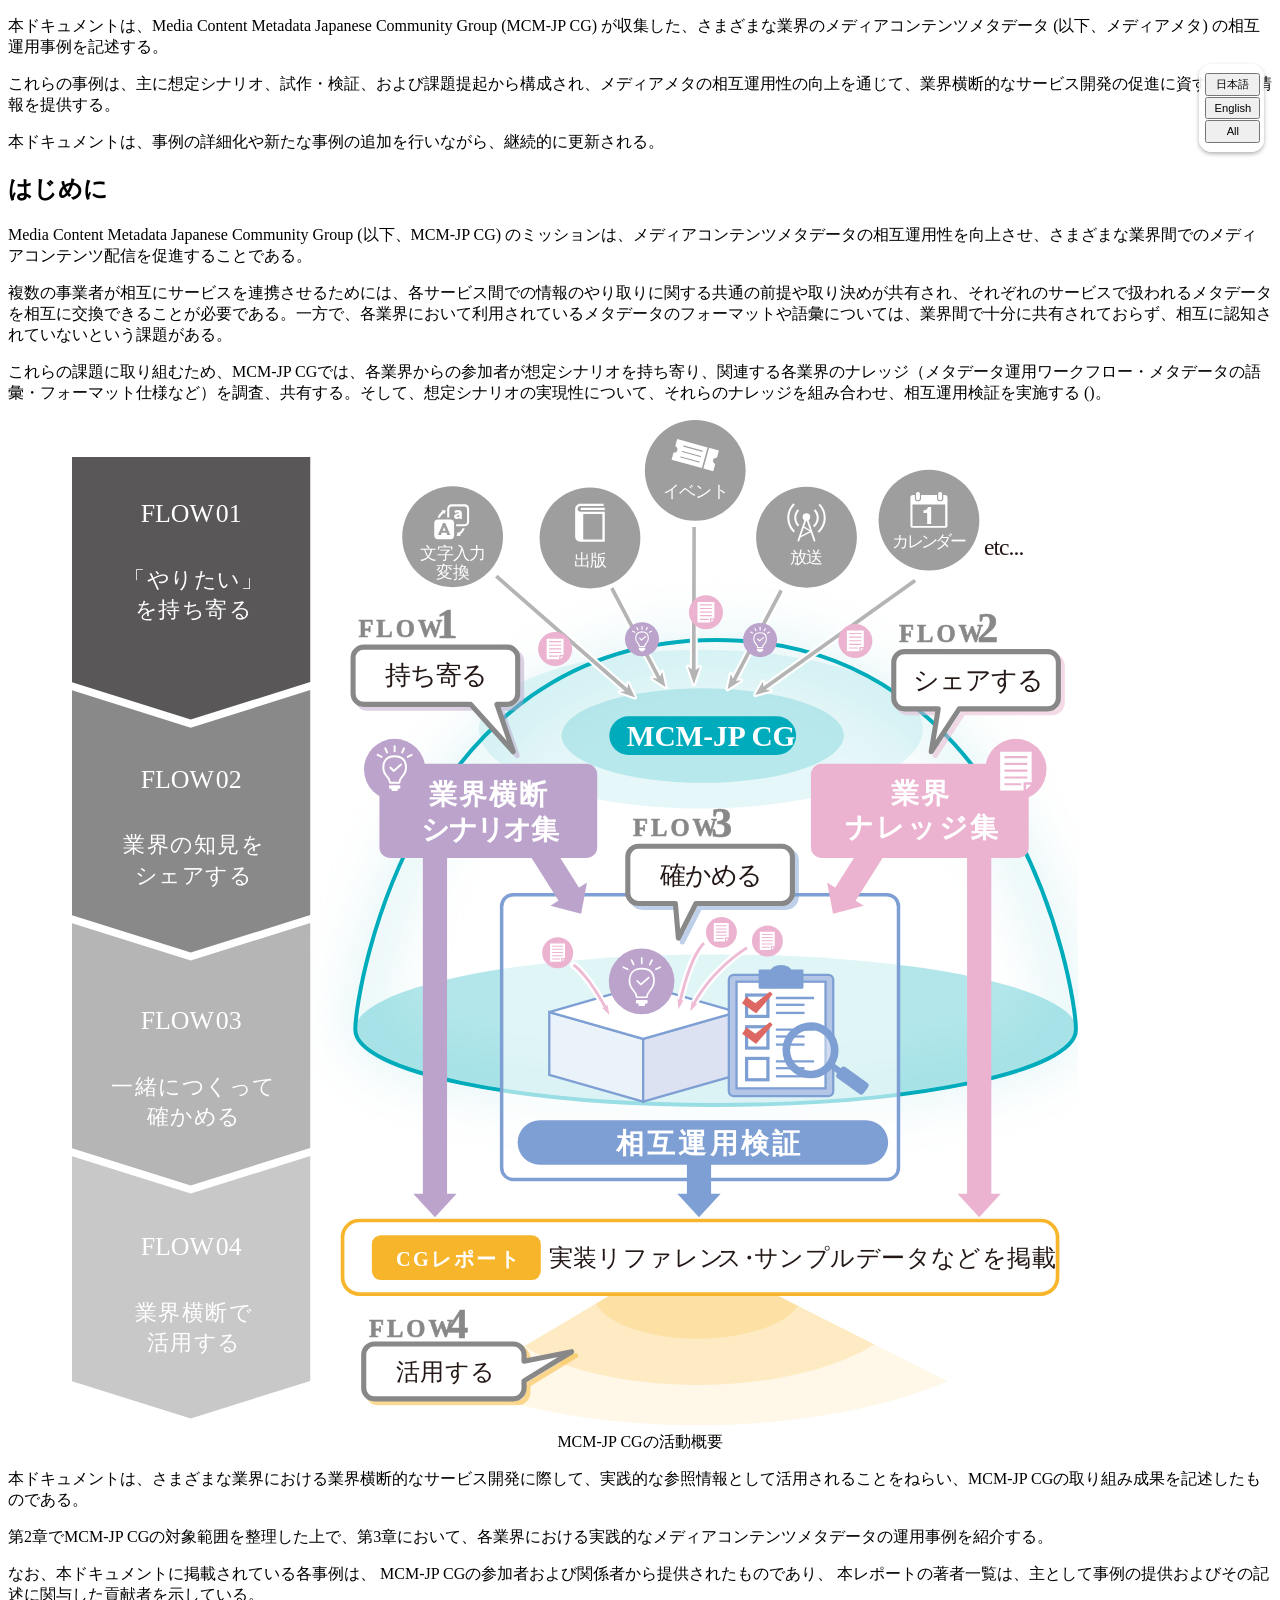
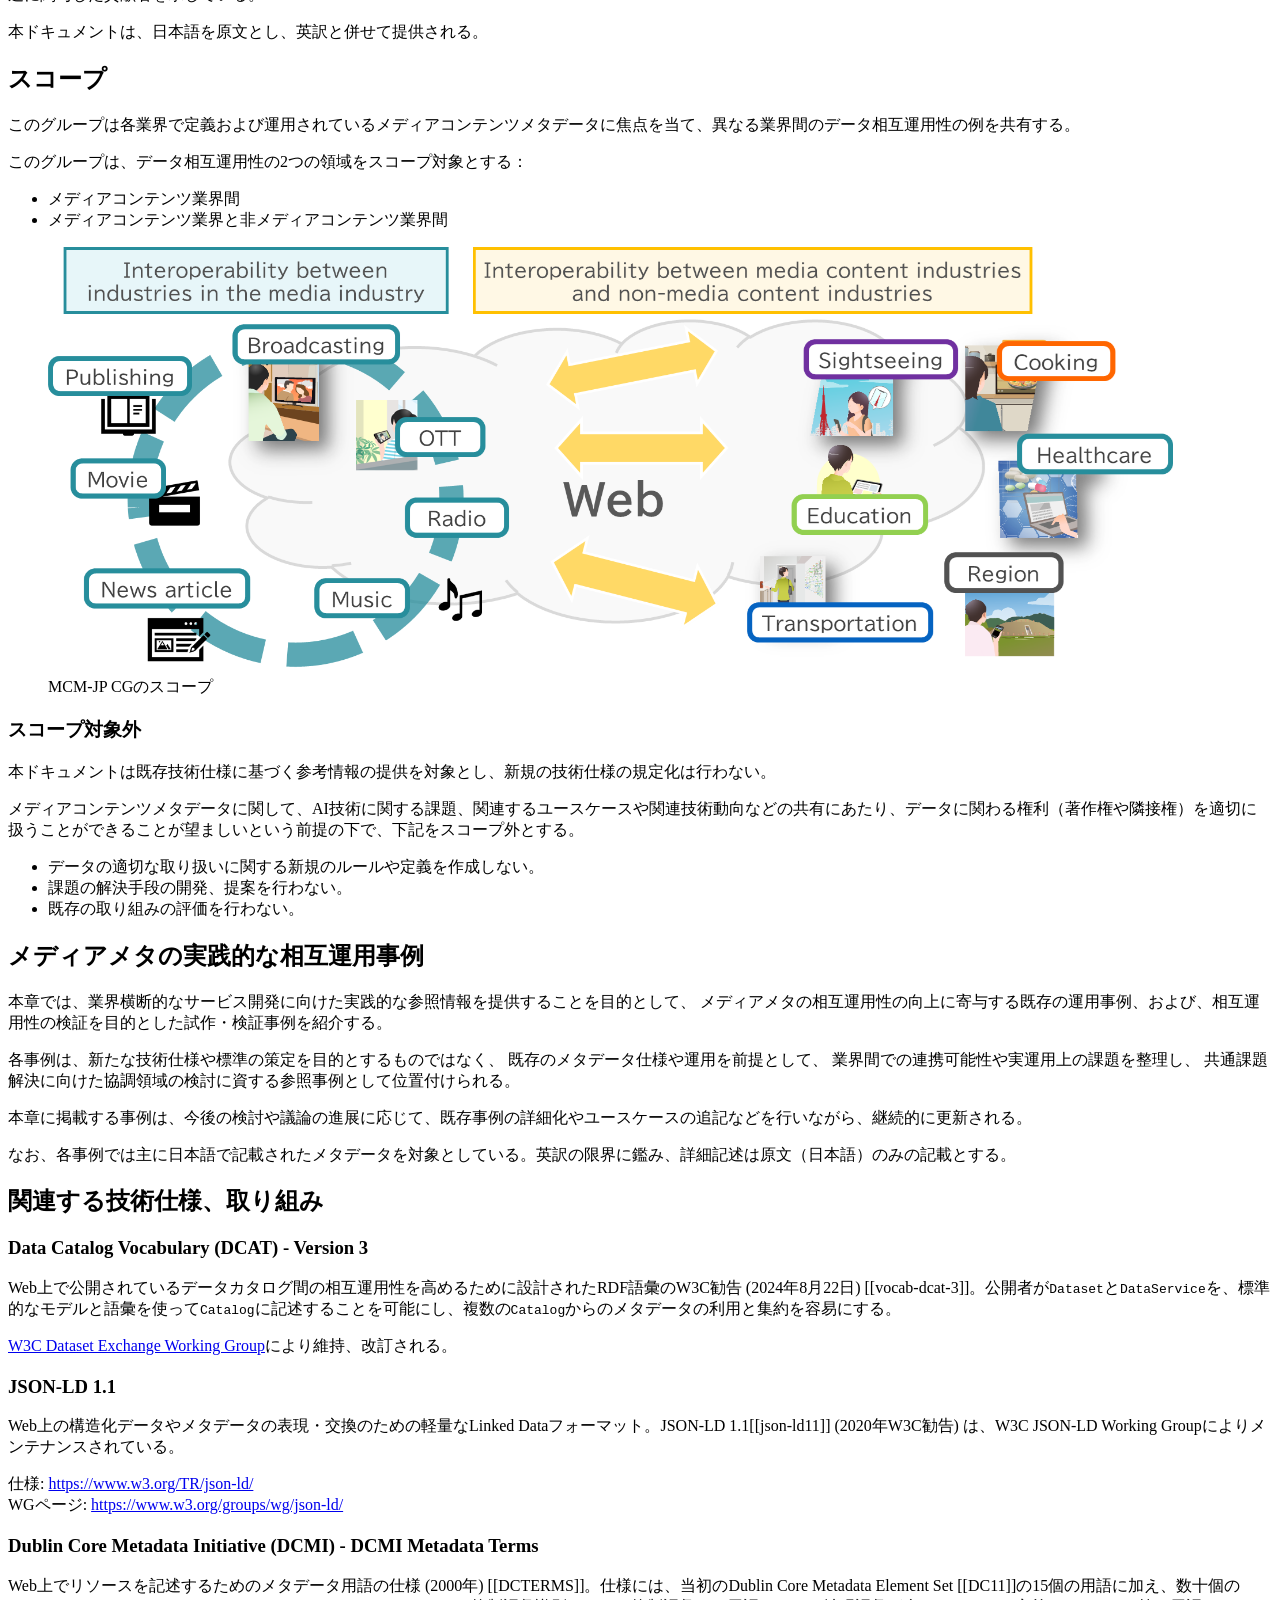
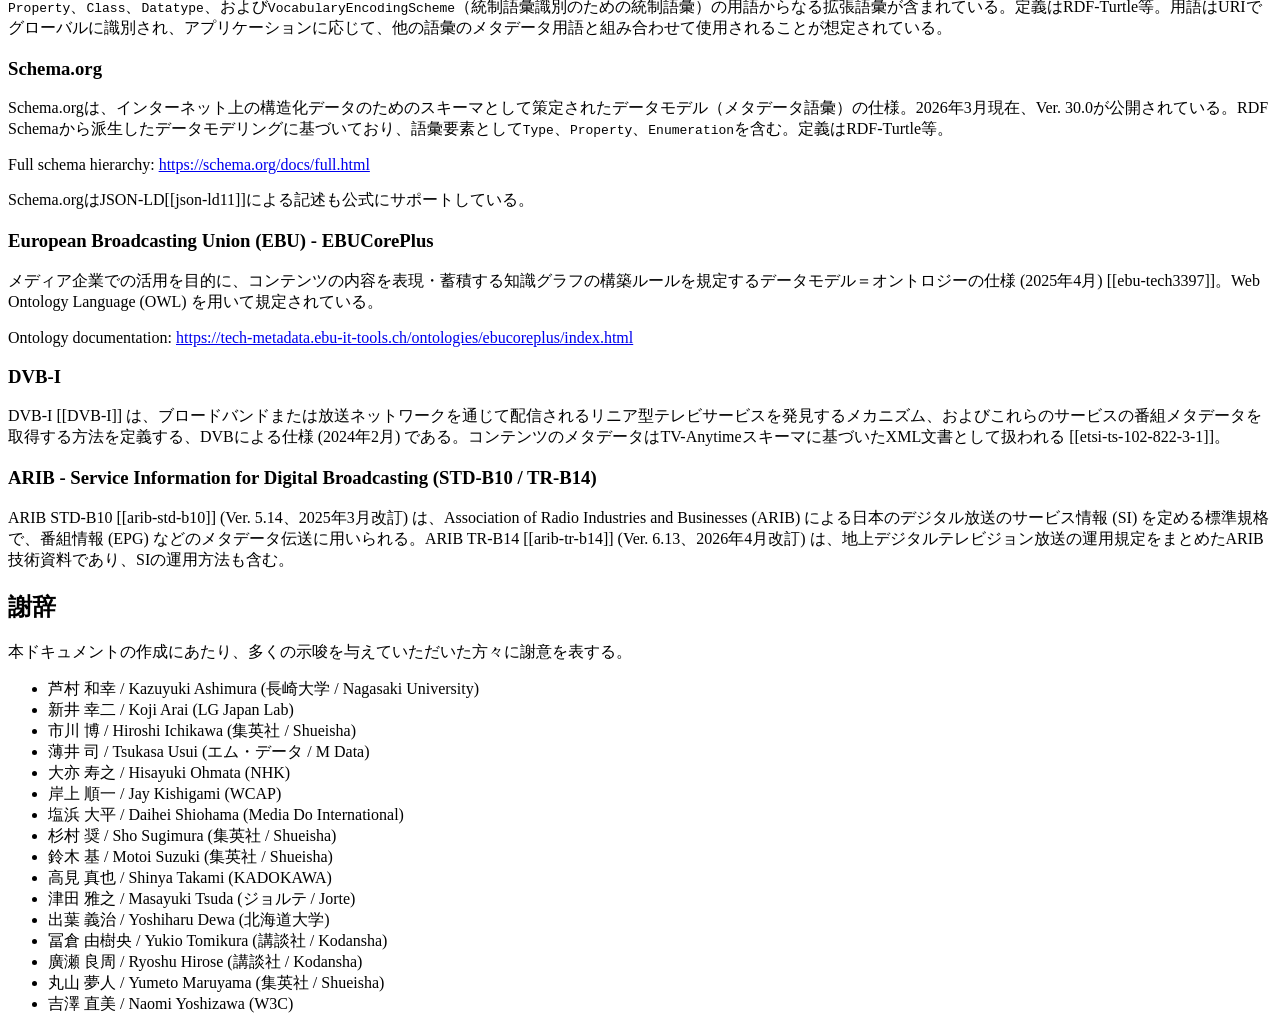
<file: reports/cg-report.html>
<!DOCTYPE html>
<html lang="en">
<head>
    <meta charset="utf-8" />
    <title id="doc-title">メディアコンテンツメタデータの相互運用事例</title>
    <script>
    // Set html lang attribute if ?lang is specified in URL
    (function() {
        const params = new URLSearchParams(window.location.search);
        const lang = params.get('lang');
        if (lang === 'en') {
            document.documentElement.lang = 'en';
            document.title = 'Practical Use Cases of Media Content Metadata Interoperability';
        } else {
            document.documentElement.lang = 'ja';
            document.title = 'メディアコンテンツメタデータの相互運用事例';
        }
    })();
    function showLang(lang) {
        const supportedLangs = ['ja', 'en'];
        if (lang === 'all') {
            document.body.querySelectorAll('[lang="ja"], [lang="en"]').forEach(function(el) {
                el.style.display = '';
            });
        } else if (supportedLangs.includes(lang)) {
            document.body.querySelectorAll('[lang="ja"], [lang="en"]').forEach(function(el) {
                el.style.display = 'none';
            });
            document.body.querySelectorAll('[lang="' + lang + '"]').forEach(function(el) {
                el.style.display = '';
            });
        } else {
            // fallback: show Japanese
            document.body.querySelectorAll('[lang="ja"], [lang="en"]').forEach(function(el) {
                el.style.display = 'none';
            });
            document.body.querySelectorAll('[lang="ja"]').forEach(function(el) {
                el.style.display = '';
            });
        }
    };
    function applyLangFromQuery() {
        const params = new URLSearchParams(window.location.search);
        const lang = params.get('lang');
        if (lang === 'ja' || lang === 'en' || lang === 'all') {
            showLang(lang);
        } else {
            showLang('ja'); // default to Japanese if no lang specified
        }
    }
    window.addEventListener('DOMContentLoaded', function() {
        applyLangFromQuery();
        // Re-apply after ReSpec finishes processing (md-includes etc.)
        if (document.respec && document.respec.ready) {
            document.respec.ready.then(applyLangFromQuery);
        } else {
            document.addEventListener('respec-ready', applyLangFromQuery, { once: true });
        }
    });
    </script>

    <script class="remove">
        var respecConfig = {
            specStatus: "CG-DRAFT",
            editors: [
                {
                    name: "遠藤 大礎 / Hiroki Endo",
                    company: "日本放送協会 (NHK) / Japan Broadcasting Corporation",
                    mailto: "endou.h-hc@nhk.or.jp"
                }
            ],
            authors: [
                {
                    name: "出野 健太郎 / Kentaro Ideno",
                    company: "オムロンデジタル株式会社 / OMRON DIGITAL Co., Ltd."
                },
                {
                    name: "遠藤 大礎 / Hiroki Endo",
                    company: "日本放送協会 (NHK) / Japan Broadcasting Corporation",
                    mailto: "endou.h-hc@nhk.or.jp"
                },
                {
                    name: "小沢 清人 / Kiyoto Ozawa",
                    company: "株式会社小学館 / SHOGAKUKAN Inc."
                },
                {
                    name: "下花 剛一 / Koichi Shimohana",
                    company: "株式会社ジョルテ / Jorte Inc."
                },
                {
                    name: "田口 博康 / Hiroyasu Taguchi",
                    company: "株式会社エム・データ / M Data Co., Ltd."
                },
                {
                    name: "西尾 真樹 / Masaki Nishio",
                    company: "株式会社エム・データ / M Data Co., Ltd."
                },
                {
                    name: "星野 慎二 / Shinji Hoshino",
                    company: "株式会社ACCESS / ACCESS CO., LTD"
                }
            ],
            name: "メディアコンテンツメタデータの相互運用事例",
            latestVersion: null,
            edDraftURI: "https://w3c-cg.github.io/mcm-jp/reports/cg-report",
            copyrightStart: 2025,
            publishDate: "2026-06-09",
            maxTocLevel: 2,
            shortName: "media-metadata-interop",
            xref: "web-platform",
            group: "mcm-jp",
            lint: {
                "required-sections": false
            },
            localBiblio: {
                "DVB-I": {
                    title: "DVB-I Service Discovery and Programme Metadata",
                    href: "https://dvb.org/wp-content/uploads/2023/07/A177r6_Service-Discovery-and-Programme-Metadata-for-DVB-I_Draft_TS-103-770-v121_February-2024.pdf",
                    status: "Spec",
                    publisher: "DVB",
                    date: "2024-02"
                },
                "ebu-tech3397": {
                    title: "EBUCorePlus – The Ontology for Media. TECH 3397 V2",
                    href: "https://tech.ebu.ch/files/live/sites/tech/files/shared/tech/tech3397.pdf",
                    status: "Spec",
                    publisher: "EBU",
                    date: "2025-04"
                },
                "arib-std-b10": {
                    title: "ARIB STD-B10: Service Information for Digital Broadcasting System",
                    href: "https://www.arib.or.jp/english/std_tr/broadcasting/std-b10.html",
                    status: "Standard",
                    publisher: "ARIB",
                    date: "2025-03"
                },
                "arib-tr-b14": {
                    title: "ARIB TR-B14: Operational Guidelines for Digital Terrestrial Television Broadcasting",
                    href: "https://www.arib.or.jp/english/std_tr/broadcasting/tr-b14.html",
                    status: "Technical Report",
                    publisher: "ARIB",
                    date: "2026-04"
                }
            }
    };
    </script>
    <script src="https://www.w3.org/Tools/respec/respec-w3c" class="remove" defer></script>
    <style>
      .lang-switch-fixed {
        position: fixed;
        top: 4em;
        right: 1em;
        z-index: 1000;
        background: rgba(255,255,255,0.9);
        border-radius: 0.8em;
        box-shadow: 0 2px 4px rgba(0, 0, 0, 0.3);
        padding: 0.5em 0.3em;
        text-align: center;
      }
      .lang-switch-fixed button {
        display: block;
        width: 100%;
        margin: 0.1em;
        height: 2.0em;
        font-size: 0.7em;
        box-sizing: border-box;
      }
    </style>
</head>

<body>
    <div class="lang-switch-fixed">
        <button onclick="location.search='?lang=ja'" aria-label="Switch to Japanese">日本語</button>
        <button onclick="location.search='?lang=en'" aria-label="Switch to English">English</button>
        <button onclick="location.search='?lang=all'" aria-label="Show all languages">All</button>
    </div>
    <section id="abstract">
        <p lang="ja">
            本ドキュメントは、Media Content Metadata Japanese Community Group (MCM-JP CG) が収集した、さまざまな業界のメディアコンテンツメタデータ (以下、メディアメタ) の相互運用事例を記述する。</p>

        <p lang="en">
            This document describes use cases of media content metadata interoperability across various industries, collected by the Media Content Metadata Japanese Community Group (MCM-JP CG).
        </p>

        <p lang="ja">
            これらの事例は、主に想定シナリオ、試作・検証、および課題提起から構成され、メディアメタの相互運用性の向上を通じて、業界横断的なサービス開発の促進に資する参照情報を提供する。</p>
        <p lang="en">
            These cases mainly include envisioned scenarios, prototyping and validation, and issues raised for discussion, providing reference information that contributes to cross-industry service development through improved interoperability of media content metadata.
        </p>
        
        <p lang="ja">本ドキュメントは、事例の詳細化や新たな事例の追加を行いながら、継続的に更新される。</p>
        <p lang="en">This report is continuously updated with more detailed descriptions and additional use cases.</p>
    </section>
    <section id="sotd">
    </section>
    <section id="introduction">
        <h2>
          <span lang="ja">はじめに</span>
          <span lang="en">Introduction</span>
        </h2>

        <p lang="ja">
            Media Content Metadata Japanese Community Group (以下、MCM-JP CG) のミッションは、メディアコンテンツメタデータの相互運用性を向上させ、さまざまな業界間でのメディアコンテンツ配信を促進することである。</p>
        <p lang="en">
            The mission of the Media Content Metadata Japanese Community Group (MCM-JP CG) is to enhance the interoperability of media content metadata and to promote the distribution of media content across various industries.
        </p>

        <p lang="ja">
            複数の事業者が相互にサービスを連携させるためには、各サービス間での情報のやり取りに関する共通の前提や取り決めが共有され、それぞれのサービスで扱われるメタデータを相互に交換できることが必要である。一方で、各業界において利用されているメタデータのフォーマットや語彙については、業界間で十分に共有されておらず、相互に認知されていないという課題がある。</p>
        <p lang="en">
            For multiple businesses to collaborate and link their services, it is necessary to share common conventions for exchanging information between services, and to enable the mutual exchange of metadata handled by each service. However, there remains a challenge in that metadata formats and vocabularies used in each industry are often not sufficiently shared across industries, and are not well known to one another.
        </p>

        <p lang="ja">
            これらの課題に取り組むため、MCM-JP CGでは、各業界からの参加者が想定シナリオを持ち寄り、関連する各業界のナレッジ（メタデータ運用ワークフロー・メタデータの語彙・フォーマット仕様など）を調査、共有する。そして、想定シナリオの実現性について、それらのナレッジを組み合わせ、相互運用検証を実施する (<a href="#fig-overview"></a>)。</p>
        <p lang="en">
            To address these challenges, in the MCM-JP CG, participants from various industries bring envisioned scenarios, and collaboratively investigate and share the relevant industry knowledge (such as metadata operation workflows, metadata vocabularies, and format specifications). Then, to examine the feasibility of these scenarios, the participants combine that knowledge and jointly conduct interoperability validation (<a href="#fig-overview"></a>).
        </p>

        <figure id="fig-overview" style="text-align: left;">
            <img lang="ja" class="diagram" src="img/mcm-jp-cg-overview_jp.svg" alt="MCM-JP CGの活動概要" width="85%" style="margin-left: 2%;" />
            <img lang="en" class="diagram" src="img/mcm-jp-cg-overview_en.svg" alt="Overview of MCM-JP CG activities" width="85%" style="margin-left: 2%;" />
            <figcaption style="text-align: center;">
              <span lang="ja">MCM-JP CGの活動概要</span>
              <span lang="en">Overview of MCM-JP CG activities</span>
            </figcaption>
        </figure>

        <p lang="ja">
            本ドキュメントは、さまざまな業界における業界横断的なサービス開発に際して、実践的な参照情報として活用されることをねらい、MCM-JP CGの取り組み成果を記述したものである。</p>
        <p lang="en">
            This document describes the outcomes of the MCM-JP CG's activities, with the aim of serving as practical reference information for cross-industry service development across various industries.
        </p>
        <p lang="ja">         
            第2章でMCM-JP CGの対象範囲を整理した上で、第3章において、各業界における実践的なメディアコンテンツメタデータの運用事例を紹介する。</p>
        <p lang="en">
            Chapter 2 outlines the scope of the MCM-JP CG, and Chapter 3 introduces practical use cases of media content metadata interoperability from various industries.
        </p>


        <p lang="ja">
            なお、本ドキュメントに掲載されている各事例は、
            MCM-JP CGの参加者および関係者から提供されたものであり、
            本レポートの著者一覧は、主として事例の提供およびその記述に関与した貢献者を示している。
        </p>

        <p lang="en">
            Note that the listed authors in this report primarily represent contributors who provided and described individual case studies contributed to the MCM-JP CG.
        </p>

        <p lang="ja">
            本ドキュメントは、日本語を原文とし、英訳と併せて提供される。
        </p>
        <p lang="en">
            This document was originally authored in Japanese, and is published bilingually in Japanese and English.
        </p>

    </section>
    <section id="scope">
        <h2>
          <span lang="ja">スコープ</span>
          <span lang="en">Scope</span>
        </h2>
        <p lang="ja">このグループは各業界で定義および運用されているメディアコンテンツメタデータに焦点を当て、異なる業界間のデータ相互運用性の例を共有する。</p>
        <p lang="en">This group focuses on media content metadata defined and operated in each industry, and shares examples of data interoperability between different industries.</p>
        <p lang="ja">このグループは、データ相互運用性の2つの領域をスコープ対象とする：</p>
        <p lang="en">This group targets two areas of data interoperability:</p>

        <ul>
            <li><span lang="ja">メディアコンテンツ業界間</span><span lang="en">Between media content industries</span></li>
            <li><span lang="ja">メディアコンテンツ業界と非メディアコンテンツ業界間</span><span lang="en">Between media content industries and non-media content industries</span></li>
        </ul>

        <figure>
            <img class="diagram" src="https://w3c-cg.github.io/mcm-jp/charters/img/scope.png" alt="Scope of MCM-JP CG" width="95%" />
            <figcaption>
              <span lang="ja">MCM-JP CGのスコープ</span>
              <span lang="en">Scope of MCM-JP CG</span>
            </figcaption>
        </figure>

        <section id="out-of-scope">
            <h3>
              <span lang="ja">スコープ対象外</span>
              <span lang="en">Out of Scope</span>
            </h3>
            <p lang="ja">本ドキュメントは既存技術仕様に基づく参考情報の提供を対象とし、新規の技術仕様の規定化は行わない。</p>
            <p lang="en">This document is intended to provide reference information based on existing technical specifications and does not define new technical specifications.</p>

            <p lang="ja">メディアコンテンツメタデータに関して、AI技術に関する課題、関連するユースケースや関連技術動向などの共有にあたり、データに関わる権利（著作権や隣接権）を適切に扱うことができることが望ましいという前提の下で、下記をスコープ外とする。</p>
            <p lang="en">When sharing issues related to AI technologies, relevant use cases, and related technology trends regarding media content metadata, it is assumed that rights related to data (such as copyrights and neighboring rights) can be properly handled. Under this premise, the following are considered out of scope:</p>
            <ul>
              <li><span lang="ja">データの適切な取り扱いに関する新規のルールや定義を作成しない。</span><span lang="en">No new rules or definitions regarding the proper handling of data will be created.</span></li>
              <li><span lang="ja">課題の解決手段の開発、提案を行わない。</span><span lang="en">No development or proposal of solutions to the issues will be made.</span></li>
              <li><span lang="ja">既存の取り組みの評価を行わない。</span><span lang="en">No evaluation of existing initiatives will be conducted.</span></li>
            </ul>

        </section>

    </section>

    <section id="use-cases">
        <h2>
          <span lang="ja">メディアメタの実践的な相互運用事例</span>
          <span lang="en">Practical Use Cases of Media Content Metadata Interoperability</span>
        </h2>

        <p lang="ja">
            本章では、業界横断的なサービス開発に向けた実践的な参照情報を提供することを目的として、
            メディアメタの相互運用性の向上に寄与する既存の運用事例、および、相互運用性の検証を目的とした試作・検証事例を紹介する。
        </p>
        <p lang="en">
            This chapter presents existing operational case studies and experimental case studies
            that contribute to improving the interoperability of media content metadata,
            aiming to provide practical reference information for cross-industry service development.
        </p>

        <p lang="ja">
            各事例は、新たな技術仕様や標準の策定を目的とするものではなく、
            既存のメタデータ仕様や運用を前提として、
            業界間での連携可能性や実運用上の課題を整理し、
            共通課題解決に向けた協調領域の検討に資する参照事例として位置付けられる。
        </p>
        <p lang="en">
            These case studies are not intended to define new technical specifications or standards.
            Building on existing metadata specifications and operations, they identify
            opportunities for cross-industry collaboration and practical operational challenges.
            They serve as reference examples for exploring areas of collaboration
            that address common issues.
        </p>

        <p lang="ja">
            本章に掲載する事例は、今後の検討や議論の進展に応じて、既存事例の詳細化やユースケースの追記などを行いながら、継続的に更新される。
        </p>
        <p lang="en">
            This chapter is continuously updated with refined descriptions and new use cases.
        </p>

        <p lang="ja">
            なお、各事例では主に日本語で記載されたメタデータを対象としている。英訳の限界に鑑み、詳細記述は原文（日本語）のみの記載とする。
        </p>
        <p lang="en">
            Note that each use case mainly deals with metadata written in Japanese.
            In view of the limits of translation, the detailed descriptions are presented in the original Japanese only.
        </p>
        
        <section data-include="use-cases/visual-dictionary/use-case.md" data-include-format="markdown"></section>
        <section data-include="use-cases/IME/use-case-1.md" data-include-format="markdown"></section>
        <section data-include="use-cases/IME/use-case-2.md" data-include-format="markdown"></section>
        <section data-include="use-cases/IME/use-case-3.md" data-include-format="markdown"></section>

        <section data-include="use-cases/TV-metadata/use-case-1.md" data-include-format="markdown"></section>
        <section data-include="use-cases/TV-metadata/use-case-2.md" data-include-format="markdown"></section>

        <section data-include="use-cases/event-metadata/use-case.md" data-include-format="markdown"></section>

        <section data-include="use-cases/broadcasting-schema.org/use-case-1.md" data-include-format="markdown"></section>

        <section data-include="use-cases/cross-industry/interop-tokyo2025/interop-demo1.md" data-include-format="markdown"></section>
        <section data-include="use-cases/cross-industry/interop-tokyo2025/interop-demo2.md" data-include-format="markdown"></section>
        <section data-include="use-cases/cross-industry/interop-tokyo2025/interop-demo3.md" data-include-format="markdown"></section>
        <section data-include="use-cases/cross-industry/interop-tokyo2025/interop-demo4.md" data-include-format="markdown"></section>
        <section data-include="use-cases/cross-industry/interop-tokyo2025/interop-demo5.md" data-include-format="markdown"></section>
        <section data-include="use-cases/cross-industry/interop-tokyo2025/interop-demo6.md" data-include-format="markdown"></section>

    </section>

    <section id="related-specs">
        <h2>
          <span lang="ja">関連する技術仕様、取り組み</span>
          <span lang="en">Related Specifications and Initiatives</span>
        </h2>

        <section>
            <h3>Data Catalog Vocabulary (DCAT) - Version 3</h3>
            <p lang="ja">Web上で公開されているデータカタログ間の相互運用性を高めるために設計されたRDF語彙のW3C勧告 (2024年8月22日) [[vocab-dcat-3]]。公開者が<code>Dataset</code>と<code>DataService</code>を、標準的なモデルと語彙を使って<code>Catalog</code>に記述することを可能にし、複数の<code>Catalog</code>からのメタデータの利用と集約を容易にする。</p>
            <p lang="en">A W3C Recommendation (August 22, 2024) of an RDF vocabulary designed to improve interoperability between data catalogs published on the Web [[vocab-dcat-3]]. It enables publishers to describe <code>Dataset</code> and <code>DataService</code> resources in <code>Catalog</code> instances using a standard model and vocabulary, making it easier to consume and aggregate metadata from multiple <code>Catalog</code> instances.</p>
            <p lang="ja"><a href="https://www.w3.org/groups/wg/dx/">W3C Dataset Exchange Working Group</a>により維持、改訂される。</p>
            <p lang="en">Maintained and revised by the <a href="https://www.w3.org/groups/wg/dx/">W3C Dataset Exchange Working Group</a>.</p>
        </section>
        <section>
            <h3>JSON-LD 1.1</h3>
            <p lang="ja">Web上の構造化データやメタデータの表現・交換のための軽量なLinked Dataフォーマット。JSON-LD 1.1[[json-ld11]] (2020年W3C勧告) は、W3C JSON-LD Working Groupによりメンテナンスされている。</p>
            <p lang="en">A lightweight Linked Data format for representing and exchanging structured data and metadata on the Web. JSON-LD 1.1 [[json-ld11]], a 2020 W3C Recommendation, is maintained by the W3C JSON-LD Working Group.</p>
            <p lang="ja">仕様: <a href="https://www.w3.org/TR/json-ld/">https://www.w3.org/TR/json-ld/</a><br>
            WGページ: <a href="https://www.w3.org/groups/wg/json-ld/">https://www.w3.org/groups/wg/json-ld/</a></p>
            <p lang="en">Specification: <a href="https://www.w3.org/TR/json-ld/">https://www.w3.org/TR/json-ld/</a><br>
            Working Group: <a href="https://www.w3.org/groups/wg/json-ld/">https://www.w3.org/groups/wg/json-ld/</a></p>
        </section>

        <section>
            <h3>Dublin Core Metadata Initiative (DCMI) - DCMI Metadata Terms</h3>
            <p lang="ja">Web上でリソースを記述するためのメタデータ用語の仕様 (2000年) [[DCTERMS]]。仕様には、当初のDublin Core Metadata Element
            Set [[DC11]]の15個の用語に加え、数十個の<code>Property</code>、<code>Class</code>、<code>Datatype</code>、および<code>VocabularyEncodingScheme</code>（統制語彙識別のための統制語彙）の用語からなる拡張語彙が含まれている。定義はRDF-Turtle等。用語はURIでグローバルに識別され、アプリケーションに応じて、他の語彙のメタデータ用語と組み合わせて使用されることが想定されている。
            </p>
            <p lang="en">A specification of metadata terms for describing resources on the Web (2000) [[DCTERMS]]. In addition to the original fifteen terms of the Dublin Core Metadata Element Set [[DC11]], it includes an extended vocabulary of dozens of <code>Property</code>, <code>Class</code>, <code>Datatype</code>, and <code>VocabularyEncodingScheme</code> terms (controlled vocabularies whose members identify resources from a controlled vocabulary). Definitions are provided in RDF-Turtle and other formats. Terms are globally identified by URIs and are intended to be combined with metadata terms from other vocabularies as appropriate to each application.</p>
        </section>
        <section id="schema-org-spec">
            <h3>Schema.org</h3>
            <p lang="ja">Schema.orgは、インターネット上の構造化データのためのスキーマとして策定されたデータモデル（メタデータ語彙）の仕様。2026年3月現在、Ver. 30.0が公開されている。RDF Schemaから派生したデータモデリングに基づいており、語彙要素として<code>Type</code>、<code>Property</code>、<code>Enumeration</code>を含む。定義はRDF-Turtle等。</p>
            <p lang="en">Schema.org is a data model (metadata vocabulary) specification developed as a schema for structured data on the Internet. As of March 2026, version 30.0 is available. Based on a data modeling approach derived from RDF Schema, its vocabulary includes <code>Type</code>, <code>Property</code>, and <code>Enumeration</code>. Definitions are provided in RDF-Turtle and other formats.</p>
            <p>Full schema hierarchy: <a href="https://schema.org/docs/full.html">https://schema.org/docs/full.html</a></p>
            <p lang="ja">Schema.orgはJSON-LD[[json-ld11]]による記述も公式にサポートしている。</p>
            <p lang="en">Schema.org also officially supports descriptions using JSON-LD [[json-ld11]].</p>
        </section>
        <section>
            <h3>European Broadcasting Union (EBU) - EBUCorePlus</h3>
            <p lang="ja">メディア企業での活用を目的に、コンテンツの内容を表現・蓄積する知識グラフの構築ルールを規定するデータモデル＝オントロジーの仕様 (2025年4月) [[ebu-tech3397]]。Web Ontology Language (OWL) を用いて規定されている。</p>
            <p lang="en">A specification of an ontology (data model) that defines rules for building knowledge graphs representing and accumulating content for use in media enterprises (April 2025) [[ebu-tech3397]]. It is defined using the Web Ontology Language (OWL).</p>
            <p>Ontology documentation: <a href="https://tech-metadata.ebu-it-tools.ch/ontologies/ebucoreplus/index.html">https://tech-metadata.ebu-it-tools.ch/ontologies/ebucoreplus/index.html</a></p>
        </section>
        <section>
            <h3>DVB-I</h3>
            <p lang="ja">DVB-I [[DVB-I]] は、ブロードバンドまたは放送ネットワークを通じて配信されるリニア型テレビサービスを発見するメカニズム、およびこれらのサービスの番組メタデータを取得する方法を定義する、DVBによる仕様 (2024年2月) である。コンテンツのメタデータはTV-Anytimeスキーマに基づいたXML文書として扱われる [[etsi-ts-102-822-3-1]]。</p>
            <p lang="en">DVB-I [[DVB-I]] is a specification (February 2024) by DVB that defines mechanisms for discovering linear television services delivered over broadband or broadcast networks, and methods for retrieving programme metadata for those services. The content metadata is handled as XML documents based on the TV-Anytime schema [[etsi-ts-102-822-3-1]].</p>
        </section>
        <section>
            <h3>ARIB - Service Information for Digital Broadcasting (STD-B10 / TR-B14)</h3>
            <p lang="ja">ARIB STD-B10 [[arib-std-b10]] (Ver. 5.14、2025年3月改訂) は、Association of Radio Industries and Businesses (ARIB) による日本のデジタル放送のサービス情報 (SI) を定める標準規格で、番組情報 (EPG) などのメタデータ伝送に用いられる。ARIB TR-B14 [[arib-tr-b14]] (Ver. 6.13、2026年4月改訂) は、地上デジタルテレビジョン放送の運用規定をまとめたARIB技術資料であり、SIの運用方法も含む。</p>
            <p lang="en">ARIB STD-B10 [[arib-std-b10]] (Ver. 5.14, March 2025), by the Association of Radio Industries and Businesses (ARIB), defines Service Information (SI) for digital broadcasting in Japan, used for transmitting metadata such as electronic programme guides (EPG). ARIB TR-B14 [[arib-tr-b14]] (Ver. 6.13, April 2026) is an ARIB technical report on operational guidelines for digital terrestrial television broadcasting, including SI operational practices.</p>
        </section>
    </section>

    <section>
        <h2>
          <span lang="ja">謝辞</span>
          <span lang="en">Acknowledgements</span>
        </h2>
        <p lang="ja">
            本ドキュメントの作成にあたり、多くの示唆を与えていただいた方々に謝意を表する。
        </p>
        <p lang="en">
            The following individuals provided feedback and advice during the development of this document (in no particular order).
            The editor also acknowledges the support provided by W3C staff.
        </p>
        <ul>
            <li>芦村 和幸 / Kazuyuki Ashimura (長崎大学 / Nagasaki University)</li>
            <li>新井 幸二 / Koji Arai (LG Japan Lab)</li>
            <li>市川 博 / Hiroshi Ichikawa (集英社 / Shueisha)</li>
            <li>薄井 司 / Tsukasa Usui (エム・データ / M Data)</li>
            <li>大亦 寿之 / Hisayuki Ohmata (NHK)</li>
            <li>岸上 順一 / Jay Kishigami (WCAP)</li>
            <li>塩浜 大平 / Daihei Shiohama (Media Do International)</li>
            <li>杉村 奨 / Sho Sugimura (集英社 / Shueisha)</li>
            <li>鈴木 基 / Motoi Suzuki (集英社 / Shueisha)</li>
            <li>高見 真也 / Shinya Takami (KADOKAWA)</li>
            <li>津田 雅之 / Masayuki Tsuda (ジョルテ / Jorte)</li>
            <li>出葉 義治 / Yoshiharu Dewa (北海道大学)</li>
            <li>冨倉 由樹央 / Yukio Tomikura (講談社 / Kodansha)</li>
            <li>廣瀬 良周 / Ryoshu Hirose (講談社 / Kodansha)</li>
            <li>丸山 夢人 / Yumeto Maruyama (集英社 / Shueisha)</li>
            <li>吉澤 直美 / Naomi Yoshizawa (W3C)</li>
        </ul>
    </section>

</body>

</html>
</file>
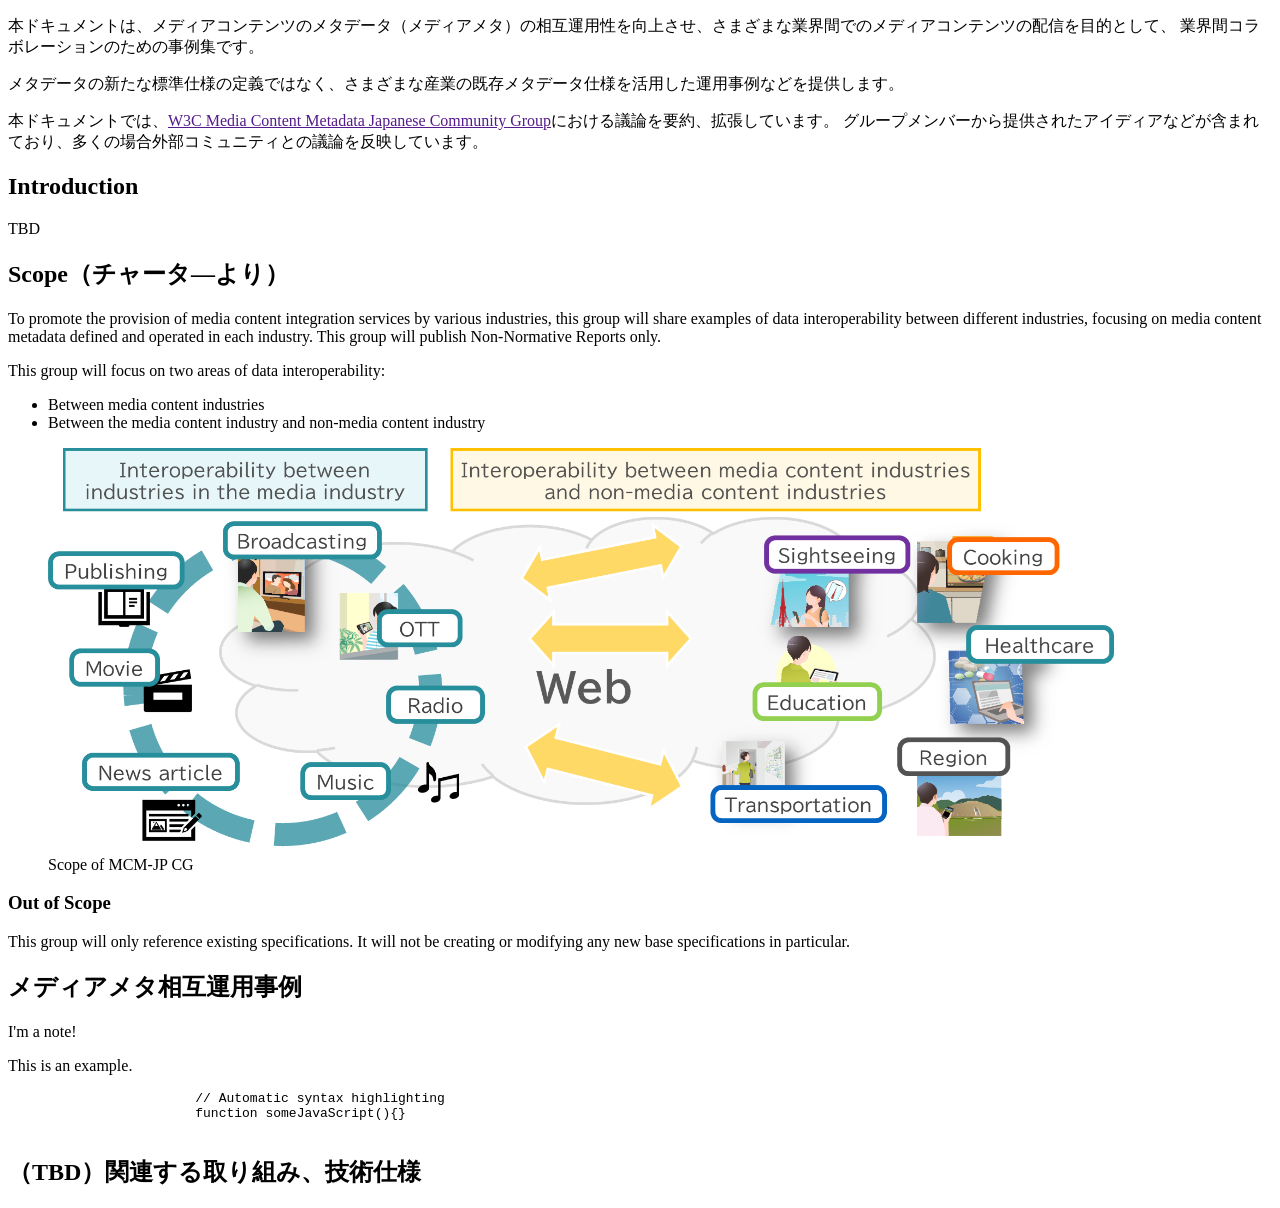
<file: reports/ED.html>
<!DOCTYPE html>
<html>

<head>
    <meta charset="utf-8" />
    <title>メディアコンテンツメタデータの相互運用事例</title>
    <script src="https://www.w3.org/Tools/respec/respec-w3c" class="remove" defer></script>
    <script class="remove">
        // All config options at https://respec.org/docs/
        var respecConfig = {
            specStatus: "ED",
            editors: [
                { name: "Hiroki Endo", url: "https://your-site.com" },
                { name: "TBD", url: "https://your-site.com" }
            ],
            authors: [
                { name: "TBD" },
                { name: "TBD" }
            ],
            github: "w3c-cg/mcm-jp",
            latestVersion: null,
            latestVersion: null,
            //shortName: "dahut",
            xref: "web-platform",
            group: "mcm-jp"
        };
    </script>
</head>

<body>
    <section id="abstract">
        <p>本ドキュメントは、メディアコンテンツのメタデータ（メディアメタ）の相互運用性を向上させ、さまざまな業界間でのメディアコンテンツの配信を目的として、
            業界間コラボレーションのための事例集です。</p>
        <p>メタデータの新たな標準仕様の定義ではなく、さまざまな産業の既存メタデータ仕様を活用した運用事例などを提供します。</p>
    </section>
    <section id="sotd">
        <p>本ドキュメントでは、<a href="">W3C Media Content Metadata Japanese Community Group</a>における議論を要約、拡張しています。
            グループメンバーから提供されたアイディアなどが含まれており、多くの場合外部コミュニティとの議論を反映しています。</p>

    </section>
    <section>
        <h2>Introduction</h2>
        <p>TBD</p>
    </section>
    <section>
        <h2>Scope（チャータ―より）</h2>
        <p>
            To promote the provision of media content integration services by various industries, this group will share
            examples
            of data interoperability between different industries, focusing on media content metadata defined and
            operated in
            each
            industry.
            This group will publish Non-Normative Reports only.
        </p>
        <p>
            This group will focus on two areas of data interoperability:
        <ul>
            <li>Between media content industries</li>
            <li>Between the media content industry and non-media content industry</li>
        </ul>

        <figure>
            <img class="diagram" src="https://w3c-cg.github.io/mcm-jp/charters/img/scope.png" alt="scope of mcm-jp cg"
                width="90%" />
            <figcaption>Scope of MCM-JP CG</figcaption>
        </figure>
        </p>

        <section>
            <h3>Out of Scope</h3>
            <p>This group will only reference existing specifications. It will not be creating or modifying any new base
                specifications in particular.</p>
        </section>
    </section>

    <section>
        <h2>メディアメタ相互運用事例</h2>
        <section data-include="use-case-template.md" data-include-format="markdown">
        </section>

        <section data-include="use-case-sample-図鑑-Webサービス.md" data-include-format="markdown">
        </section>
        <aside class="note" title="A useful note">
            <p>I'm a note!</p>
        </aside>

        <aside class="example">
            <p>This is an example.</p>
            <pre class="js">
                        // Automatic syntax highlighting
                        function someJavaScript(){}
                        </pre>
        </aside>

        <section data-include="use-case-sample-出版コンテンツイメージ-商品開発.md" data-include-format="markdown"></section>
    </section>


    <section>
        <h2>（TBD）関連する取り組み、技術仕様</h2>
    </section>
</body>

</html>
</file>
<file: events/interop2026/assets/css/style.css>
:root{
  --c-primary:#00ADBC;
  --c-primary-dark:#007A85;
  --c-primary-darker:#005159;
  --c-tint:#E5F7F8;
  --c-tint-2:#C8EEF1;
  --c-tint-3:#A8E2E7;
  --c-text:#0F2B2E;
  --c-text-soft:#3D6266;
  --c-text-muted:#6B8D90;
  --c-bg:#F6FBFC;
  --c-border:rgba(0,173,188,.18);
}

*,*::before,*::after{box-sizing:border-box}
html{scroll-behavior:smooth}
body{margin:0;color:var(--c-text);background:var(--c-bg);font-family:-apple-system,BlinkMacSystemFont,"Segoe UI",Roboto,"Noto Sans JP","Hiragino Sans","Yu Gothic UI",sans-serif;line-height:1.7;font-feature-settings:"palt" 1}
a{color:var(--c-primary-dark);text-decoration:none}
a:hover{text-decoration:underline}
img{max-width:100%;height:auto;display:block}
.container{max-width:1080px;margin:0 auto;padding:0 20px}

/* header */
.site-header{position:sticky;top:0;z-index:100;backdrop-filter:blur(12px);background:rgba(246,251,252,.92);border-bottom:1px solid var(--c-border)}
.site-header .inner{display:flex;justify-content:space-between;align-items:center;min-height:56px}
.brand{font-weight:700;font-size:1rem;color:var(--c-primary-darker)}
.nav{display:flex;gap:18px;flex-wrap:wrap}
.nav a{color:var(--c-text-soft);font-size:.88rem}

/* hero */
.hero{padding: 58px 0 54px;background:linear-gradient(170deg,var(--c-tint) 0%,var(--c-tint-2) 45%,var(--c-bg) 100%)}
.hero-grid{display:grid;grid-template-columns:1.15fr 1fr;gap:32px;align-items:center}
.eyebrow{display:inline-block;padding:5px 12px;border-radius:999px;background:var(--c-tint-2);color:var(--c-primary-darker);font-size:.82rem;font-weight:600;margin-bottom:12px}
.eyebrow a{color:inherit}
.event-meta{margin:0 0 12px;font-size:.88rem;color:var(--c-text-soft)}
.em-label{display:inline-block;background:#fff;color:var(--c-primary-dark);font-size:.72rem;font-weight:700;padding:2px 8px;border-radius:4px;margin-right:5px;border:1px solid var(--c-tint-3)}
.org-name{margin:0 0 8px;font-size:clamp(.85rem,1.4vw,1rem);font-weight:700;color:var(--c-primary-dark);letter-spacing:.04em}
.org-full{font-weight:500;font-size:.85em;color:var(--c-text-soft);letter-spacing:0;margin-left:.25em}
h1{font-size:clamp(1.5rem,2.8vw,2.1rem);line-height:1.3;margin:0 0 4px;color:var(--c-text);letter-spacing:.01em;font-weight:700}
.nobr{display:inline-block}
.hero-tagline{margin:0 0 18px;font-size:clamp(1rem,1.8vw,1.25rem);color:var(--c-text-soft);font-weight:600}
.lead{font-size:1rem;color:var(--c-text-soft);margin:0 0 20px}
.seminar-badge{margin:0 0 14px}
.seminar-badge a{display:inline-flex;align-items:center;gap:10px;padding:8px 16px;border-radius:999px;background:var(--c-primary);color:#fff;font-size:.92rem;font-weight:700;text-decoration:none;box-shadow:0 4px 14px rgba(0,173,188,.25);transition:transform .1s ease,background .15s ease}
.seminar-badge a:hover{background:var(--c-primary-dark);transform:translateY(-1px);text-decoration:none}
.seminar-badge-label{display:inline-block;background:rgba(255,255,255,.22);padding:2px 9px;border-radius:999px;font-size:.78rem;letter-spacing:.04em}
.actions{display:flex;gap:10px;flex-wrap:wrap}
.btn{display:inline-flex;align-items:center;padding:11px 18px;border-radius:8px;font-weight:700;font-size:.9rem;border:1px solid var(--c-tint-3);background:#fff;color:var(--c-primary-dark);min-height:42px;transition:transform .1s ease}
.btn:hover{text-decoration:none;transform:translateY(-1px)}
.btn.primary{background:var(--c-primary);border-color:var(--c-primary);color:#fff}
.btn.primary:hover{background:var(--c-primary-dark);border-color:var(--c-primary-dark)}
.members{grid-area: box3;}
.members-body{margin:0;font-size:.85rem;line-height:1.7;color:var(--c-text)}

.diagram-card{margin:0;grid-area: box2;max-width: 509px;justify-self: end;}
.diagram-card img{display:block;width:100%;height:auto;border-radius:8px}
.diagram-card figcaption{margin: 0 0 10px;text-align:center;font-size:.9rem;font-weight:600;}

/* sections below */
section.below{padding: 55px 0;scroll-margin-top: 56px;}
section.below:nth-of-type(even){background:#fff;}
h2{font-size:1.35rem;margin: 0 0 12px;color: var(--c-primary-dark);}
.section-lead{color:var(--c-text-soft);margin:0 0 20px;font-size:.95rem}

.card{background:#fff;border:1px solid var(--c-border);border-radius:12px;padding:20px;box-shadow:0 2px 10px rgba(0,80,90,.04)}
.exhibit-grid{display:grid;grid-template-columns: 1fr 1fr;gap: 32px;align-items: center;grid-template-areas:"box1 box2""box3 box2";}
.exhibit-detail{grid-area: box1;}
.exhibit-stack{display:grid;gap: 22px;}
.exhibit-item{background:#fff;border: 1px solid var(--c-primary-dark);border-radius:12px;padding:20px}
.exhibit-item h3{margin:0 0 6px;font-size:1rem;color:var(--c-primary-darker)}
.exhibit-item p{margin:0;font-size:.95rem;color:var(--c-text-soft);line-height:1.7}
.exhibit-bullets{margin:10px 0 0;padding-left:1.2em;font-size:.92rem;color:var(--c-text-soft);line-height:1.7}
.exhibit-bullets li{margin:2px 0}
.exhibit-item p + p{margin-top:8px}
.exhibit-link{font-size:.9rem;margin-top:14px}
.exhibit-link a{font-weight:600;margin-top: 0.5em;}
.link-button{display:inline-block;padding:8px 14px;border:1px solid var(--c-primary);border-radius:8px;background: var(--c-primary);color: #fff;text-decoration: none;}
.link-button:hover{color: var(--c-primary-dark);text-decoration: none;background: var(--c-tint);}
.visit-note{margin:28px 0 0;font-size:.88rem;color:var(--c-text-muted);text-align:right}

/* seminar */
.seminar-card{display:grid;gap:8px}
.seminar-date{display:inline-block;background:var(--c-primary);color:#fff;font-size:.82rem;font-weight:700;padding:4px 12px;border-radius:6px;margin-bottom:4px;width:fit-content}
.seminar-title{margin:0;font-size:1.05rem;font-weight:700;color:var(--c-text);line-height:1.5}
.seminar-subtitle{margin:0;font-size:.95rem;color:var(--c-text-soft)}
.seminar-speaker{margin:8px 0 0;font-size:.88rem;color:var(--c-text-soft)}
.seminar-speaker strong{color:var(--c-text);font-weight:700}
.seminar-note{margin:12px 0 0;font-size:.82rem;color:var(--c-text-muted);padding-top:12px;border-top:1px solid var(--c-border)}

/* contact */
.contact-list{margin:0;font-size:.95rem}
.contact-list dt{font-weight:700;color:var(--c-text-soft);font-size:.82rem;margin-top:10px}
.contact-list dt:first-child{margin-top:0}
.contact-list dd{margin:4px 0 0}

/* footer */
.site-footer{padding:24px 0 32px;color:var(--c-text-muted);font-size:.82rem;border-top:1px solid var(--c-border);margin-top:20px}

@media(max-width: 820px){
  .site-header .inner {justify-content: center;flex-wrap: wrap;}
  .hero-grid{grid-template-columns:1fr}
  .hero{padding:32px 0 28px}
  .exhibit-grid{grid-template-columns:1fr;grid-template-areas:"box1""box2""box3";}
  .diagram-card{margin:0 auto;justify-self:auto}
  section.below{padding:30px 0}
}
</file>
